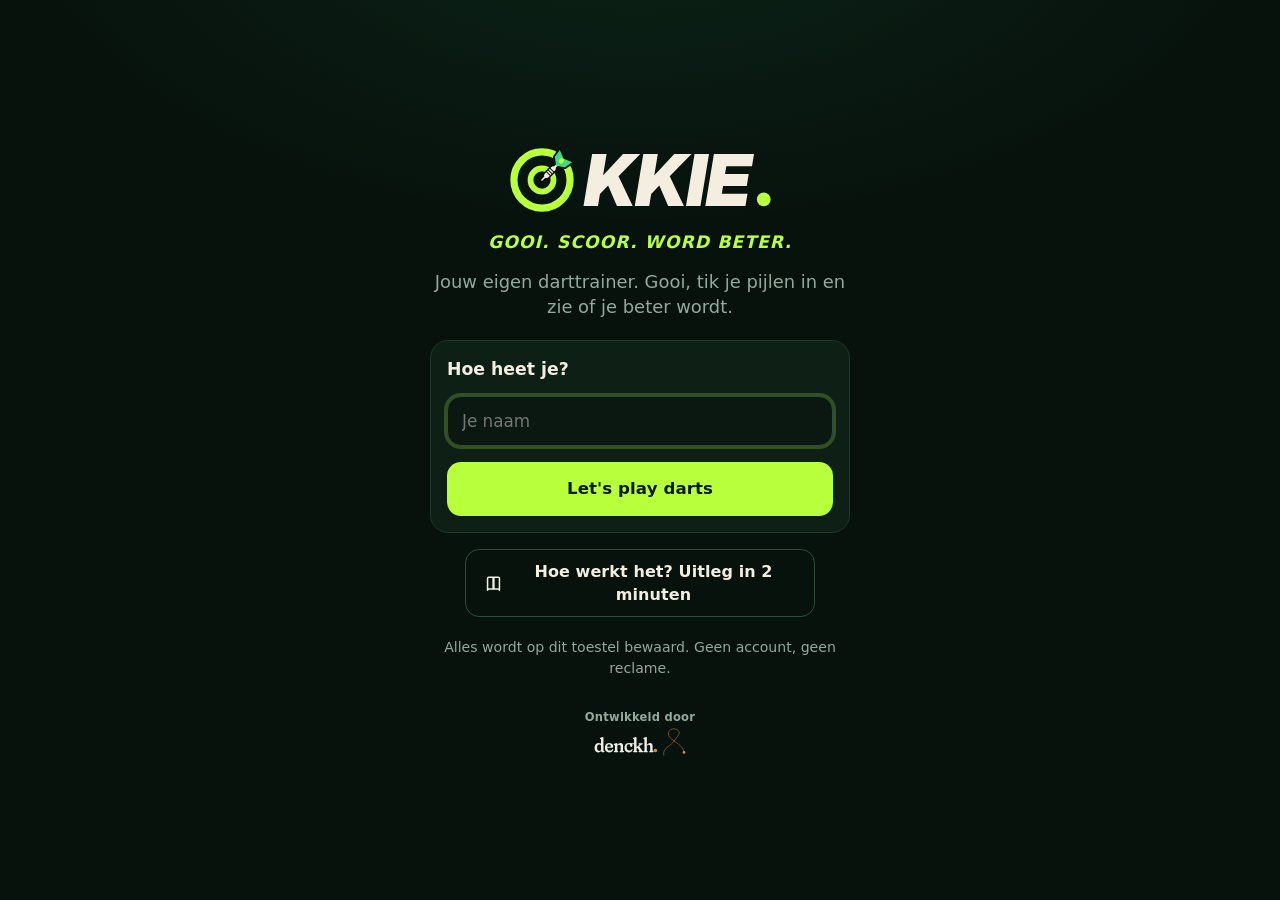
<file: index.html>
<!doctype html>
<html lang="nl" data-theme="dark">
<head>
  <meta charset="utf-8">
  <script>/* Oude adres martijndbesten.github.io/dartlog: sinds 1.6.2 doorsturen naar app.okkiedarts.nl (website-pagina's naar okkiedarts.nl). Op elk ander adres doet dit niets. */(function(l){if(l.hostname!=='martijndbesten.github.io'||l.pathname.indexOf('/dartlog')!==0)return;var p=l.pathname.replace(/^\/dartlog\/?/,''),h=l.hash==='#overzetten'?'':l.hash;l.replace(p.indexOf('ontdek/')===0?'https://okkiedarts.nl/'+p.slice(7)+l.search+h:'https://app.okkiedarts.nl/'+p+l.search+h)})(location)</script>
  <meta name="viewport" content="width=device-width, initial-scale=1, viewport-fit=cover">
  <title>OKKIE. · darttrainer</title>
  <meta name="description" content="OKKIE: je eigen darttrainer. Scoretraining, 301/501 en statistieken die laten zien of je beter wordt.">
  <meta name="theme-color" content="#07120d">
  <meta name="color-scheme" content="dark light">
  <meta name="apple-mobile-web-app-capable" content="yes">
  <meta name="mobile-web-app-capable" content="yes">
  <meta name="apple-mobile-web-app-status-bar-style" content="black-translucent">
  <meta name="apple-mobile-web-app-title" content="OKKIE.">
  <meta name="author" content="Denckh.">
  <meta property="og:type" content="website">
  <meta property="og:site_name" content="OKKIE.">
  <meta property="og:title" content="OKKIE. · darttrainer">
  <meta property="og:description" content="Gooi drie pijlen, tik je score in en zie of je beter wordt. Gratis, zonder account.">
  <meta property="og:image" content="https://okkiedarts.nl/og-image.jpg">
  <meta property="og:image:width" content="1200">
  <meta property="og:image:height" content="630">
  <meta name="twitter:card" content="summary_large_image">
  <link rel="manifest" href="manifest.webmanifest">
  <link rel="icon" href="icons/favicon.svg" type="image/svg+xml">
  <link rel="icon" href="icons/favicon-32.png" sizes="32x32" type="image/png">
  <link rel="apple-touch-icon" href="icons/apple-touch-icon.png">
  <script>/* Geïnstalleerde app op iPhone: na een paginawissel geeft iOS soms 0 als veilige ruimte bovenin. Dan een vaste minimale ruimte (notch/Dynamic Island: 50px, iPhone SE: 20px). */if(navigator.standalone){var okR=document.documentElement;okR.classList.add("ios-app");okR.style.setProperty("--sat-min",(Math.max(screen.width,screen.height)>=812?50:20)+"px")}</script>
  <link rel="stylesheet" href="css/app.css">
  <script defer src="https://dashboard.denckh.nl/s.js" data-brand="okkie"></script>
</head>
<body>
  <div id="app" aria-live="polite"></div>
  <nav id="tabbar" class="tabbar" aria-label="Hoofdmenu" hidden>
    <button data-go="home"><span></span>Home</button>
    <button data-go="train"><span></span>Trainen</button>
    <button data-go="match"><span></span>Wedstrijd</button>
    <button data-go="stats"><span></span>Stats</button>
    <button data-go="more"><span></span>Meer</button>
  </nav>
  <div id="modal" class="modal" hidden></div>
  <div id="celebrate" class="celebrate" aria-live="assertive"></div>
  <div id="toast" class="toast" role="status" aria-live="polite"></div>
  <noscript><p style="padding:24px;color:#fff">OKKIE heeft JavaScript nodig.</p></noscript>
  <script type="module" src="js/boot.js"></script>
</body>
</html>
</file>
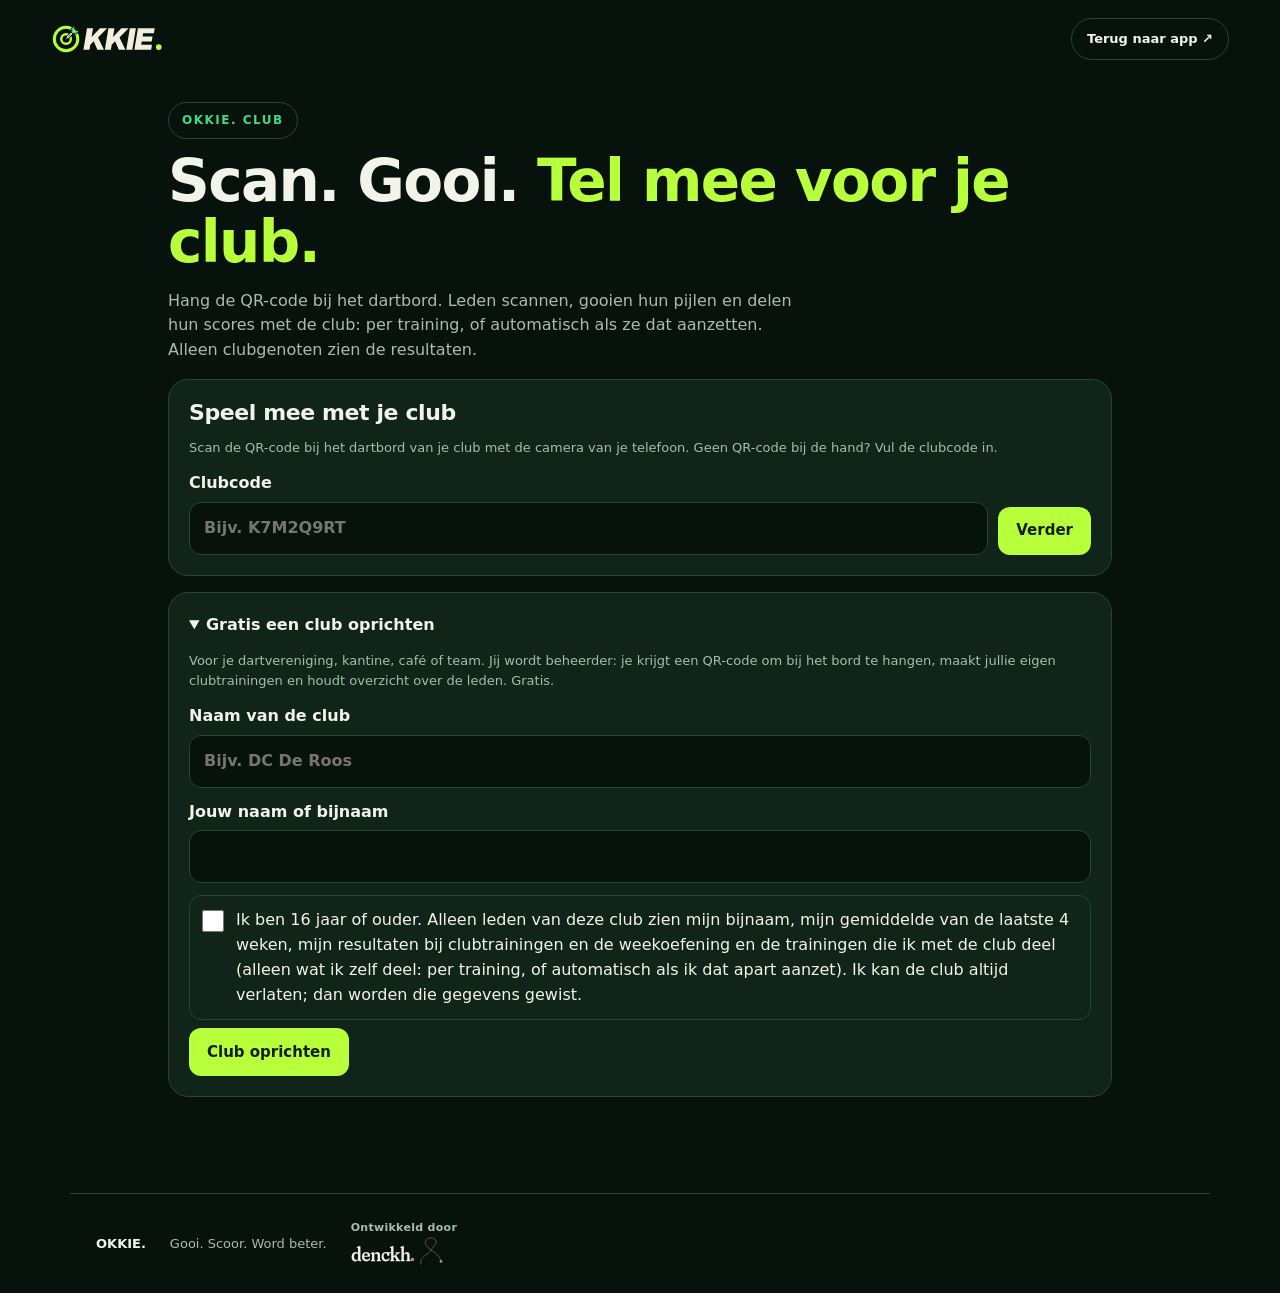
<file: club/index.html>
<!doctype html>
<html lang="nl">
<head>
  <meta charset="utf-8">
  <script>/* Oude adres martijndbesten.github.io/dartlog: sinds 1.6.2 doorsturen naar app.okkiedarts.nl (website-pagina's naar okkiedarts.nl). Op elk ander adres doet dit niets. */(function(l){if(l.hostname!=='martijndbesten.github.io'||l.pathname.indexOf('/dartlog')!==0)return;var p=l.pathname.replace(/^\/dartlog\/?/,''),h=l.hash==='#overzetten'?'':l.hash;l.replace(p.indexOf('ontdek/')===0?'https://okkiedarts.nl/'+p.slice(7)+l.search+h:'https://app.okkiedarts.nl/'+p+l.search+h)})(location)</script><meta name="viewport" content="width=device-width, initial-scale=1, viewport-fit=cover">
  <meta name="theme-color" content="#07120d">
  <meta name="robots" content="noindex">
  <title>Club — OKKIE.</title>
  <meta name="description" content="Scan de QR-code bij het dartbord en speel mee voor je club: je scores tellen mee bij de trainingen en ranglijsten van je club.">
  <link rel="icon" href="../icons/favicon.svg" type="image/svg+xml">
  <link rel="icon" href="../icons/favicon-32.png" sizes="32x32" type="image/png">
  <link rel="apple-touch-icon" href="../icons/apple-touch-icon.png">
  <script>/* Geïnstalleerde app op iPhone: na een paginawissel geeft iOS soms 0 als veilige ruimte bovenin. Dan een vaste minimale ruimte (notch/Dynamic Island: 50px, iPhone SE: 20px). */if(navigator.standalone){var okR=document.documentElement;okR.classList.add("ios-app");okR.style.setProperty("--sat-min",(Math.max(screen.width,screen.height)>=812?50:20)+"px")}</script>
  <link rel="stylesheet" href="../ontdek/site.css">
  <link rel="stylesheet" href="../vrienden/vrienden.css">
  <link rel="stylesheet" href="./club.css">
</head>
<body>
<a class="skip" href="#inhoud">Naar de inhoud</a>
<header class="topbar">
  <a class="wordmark" href="../" aria-label="OKKIE, terug naar de app"><img class="logo-img" src="../icons/logo.svg" alt="OKKIE." width="112" height="30"></a>
  <nav aria-label="Navigatie"><a class="nav-cta" href="../">Terug naar app ↗</a></nav>
</header>
<main id="inhoud" class="vr-wrap" tabindex="-1">
  <header class="vr-title">
    <div class="eyebrow">OKKIE. Club</div>
    <h1>Scan. Gooi. <em>Tel mee voor je club.</em></h1>
    <p>Hang de QR-code bij het dartbord. Leden scannen, gooien hun pijlen en delen hun scores met de club: per training, of automatisch als ze dat aanzetten. Alleen clubgenoten zien de resultaten.</p>
  </header>
  <div id="status" class="vr-status" role="status" aria-live="polite"></div>
  <div id="vr" aria-live="polite"><p class="muted">Laden…</p></div>
</main>
<footer><div class="footer-inside"><strong>OKKIE.</strong><span>Gooi. Scoor. Word beter.</span><a class="maker" href="https://denckh.nl/" aria-label="Ontwikkeld door Denckh (naar denckh.nl)"><span class="maker-role">Ontwikkeld door</span><img src="../icons/denckh-logo-signature-light.svg" alt="Denckh" width="92" height="28"></a></div></footer>
<script type="module" src="./club.js"></script>
</body>
</html>
</file>
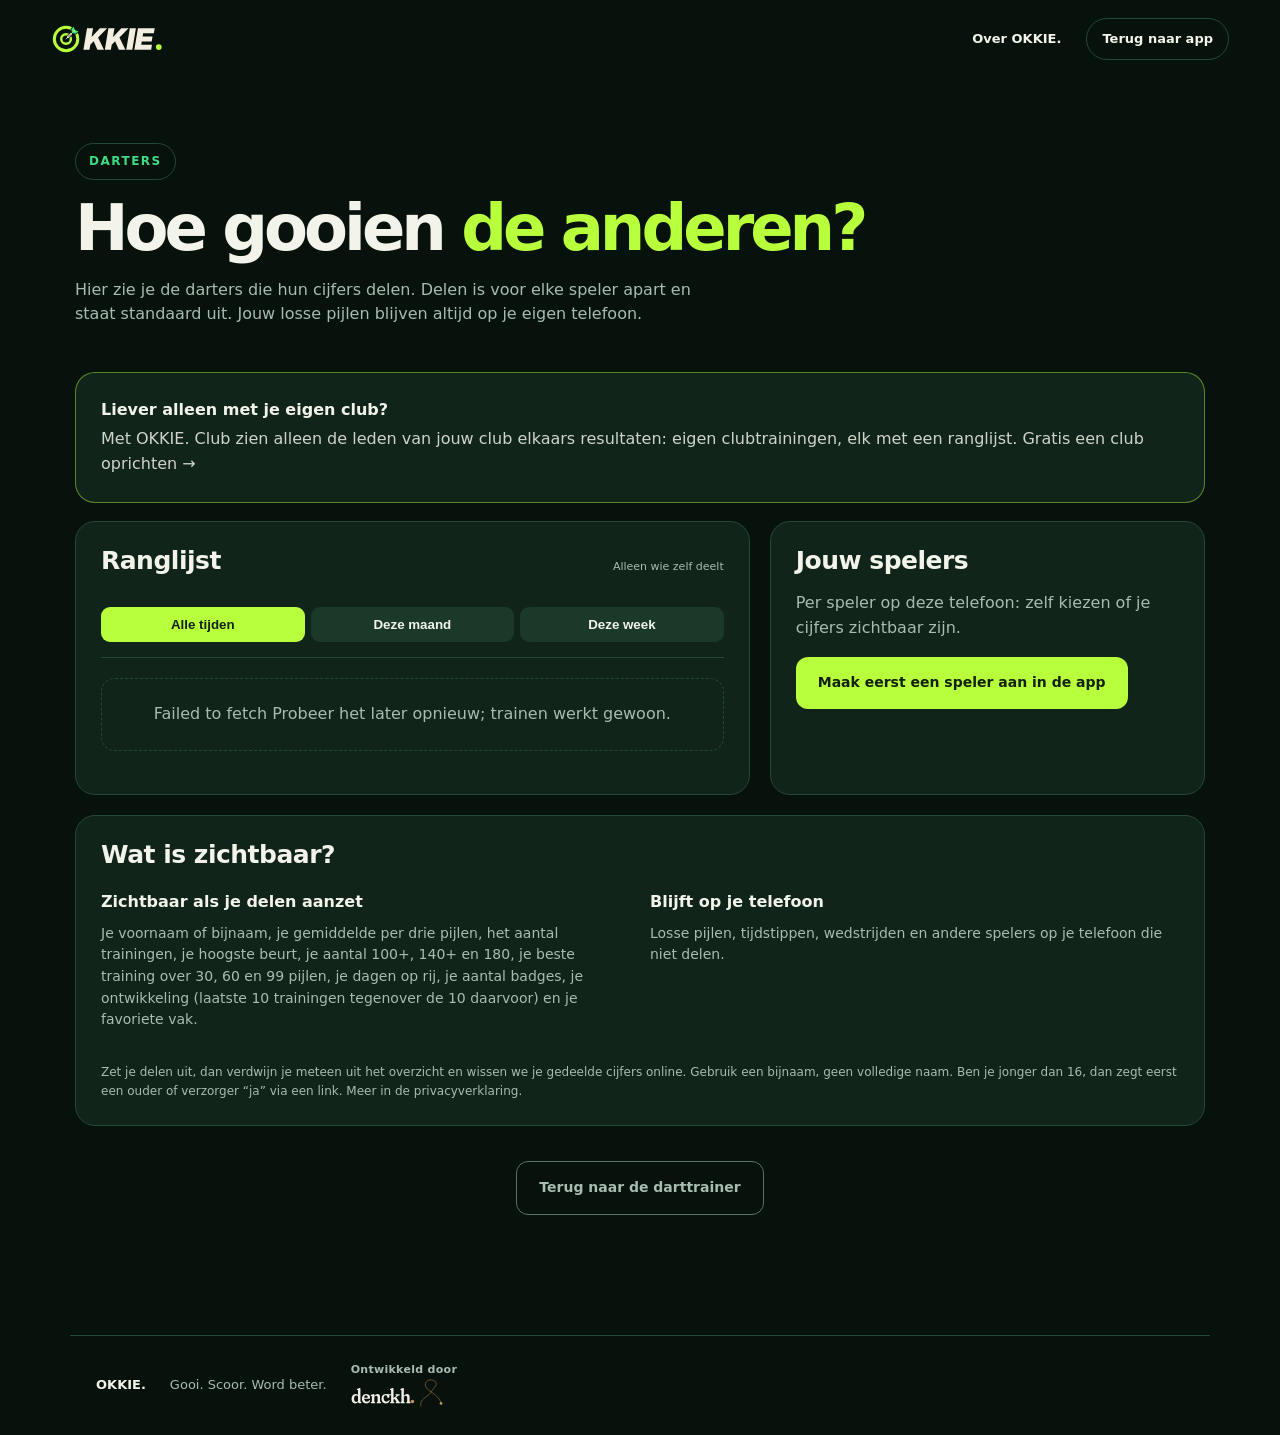
<file: community/index.html>
<!doctype html>
<html lang="nl">
<head>
  <meta charset="utf-8">
  <script>/* Oude adres martijndbesten.github.io/dartlog: sinds 1.6.2 doorsturen naar app.okkiedarts.nl (website-pagina's naar okkiedarts.nl). Op elk ander adres doet dit niets. */(function(l){if(l.hostname!=='martijndbesten.github.io'||l.pathname.indexOf('/dartlog')!==0)return;var p=l.pathname.replace(/^\/dartlog\/?/,''),h=l.hash==='#overzetten'?'':l.hash;l.replace(p.indexOf('ontdek/')===0?'https://okkiedarts.nl/'+p.slice(7)+l.search+h:'https://app.okkiedarts.nl/'+p+l.search+h)})(location)</script><meta name="viewport" content="width=device-width, initial-scale=1, viewport-fit=cover">
  <meta name="theme-color" content="#07120d">
  <title>Darters — OKKIE.</title>
  <meta name="description" content="Bekijk de cijfers van andere OKKIE.-darters. Iedere speler kiest zelf met één schakelaar of zijn eigen cijfers zichtbaar zijn.">
  <link rel="icon" href="../icons/favicon.svg" type="image/svg+xml">
  <link rel="icon" href="../icons/favicon-32.png" sizes="32x32" type="image/png">
  <link rel="apple-touch-icon" href="../icons/apple-touch-icon.png">
  <script>/* Geïnstalleerde app op iPhone: na een paginawissel geeft iOS soms 0 als veilige ruimte bovenin. Dan een vaste minimale ruimte (notch/Dynamic Island: 50px, iPhone SE: 20px). */if(navigator.standalone){var okR=document.documentElement;okR.classList.add("ios-app");okR.style.setProperty("--sat-min",(Math.max(screen.width,screen.height)>=812?50:20)+"px")}</script>
  <link rel="stylesheet" href="../ontdek/site.css">
  <link rel="stylesheet" href="./community.css">
</head>
<body>
<header class="topbar">
  <a class="wordmark" href="../" aria-label="OKKIE., terug naar de app"><img class="logo-img" src="../icons/logo.svg" alt="OKKIE." width="112" height="30"></a>
  <nav aria-label="Navigatie"><a href="https://okkiedarts.nl/">Over OKKIE.</a><a class="nav-cta" href="../">Terug naar app</a></nav>
</header>
<main class="community-wrap" id="inhoud">
  <header class="community-title">
    <div class="eyebrow">Darters</div>
    <h1>Hoe gooien <em>de anderen?</em></h1>
    <p>Hier zie je de darters die hun cijfers delen. Delen is voor elke speler apart en staat standaard uit. Jouw losse pijlen blijven altijd op je eigen telefoon.</p>
  </header>
  <a class="card club-cta" href="../club/" data-testid="darters-club"><b>Liever alleen met je eigen club?</b> <span>Met OKKIE. Club zien alleen de leden van jouw club elkaars resultaten: eigen clubtrainingen, elk met een ranglijst. Gratis een club oprichten →</span></a>
  <div id="parent"></div>
  <section class="columns" aria-label="Darters">
    <div class="leaderboard card">
      <div class="split"><h2>Ranglijst</h2><span class="tag">Alleen wie zelf deelt</span></div>
      <div class="tabs" role="group" aria-label="Periode">
        <button class="active" data-period="all" type="button">Alle tijden</button>
        <button data-period="month" type="button">Deze maand</button>
        <button data-period="week" type="button">Deze week</button>
      </div>
      <div id="rankings" aria-live="polite"><p class="muted">Laden…</p></div>
    </div>
    <aside class="account card">
      <h2>Jouw spelers</h2>
      <p class="muted">Per speler op deze telefoon: zelf kiezen of je cijfers zichtbaar zijn.</p>
      <div id="account" aria-live="polite"></div>
    </aside>
  </section>
  <section class="privacy card">
    <h2>Wat is zichtbaar?</h2>
    <div class="privacy-grid">
      <div><h3>Zichtbaar als je delen aanzet</h3><p>Je voornaam of bijnaam, je gemiddelde per drie pijlen, het aantal trainingen, je hoogste beurt, je aantal 100+, 140+ en 180, je beste training over 30, 60 en 99 pijlen, je dagen op rij, je aantal badges, je ontwikkeling (laatste 10 trainingen tegenover de 10 daarvoor) en je favoriete vak.</p></div>
      <div><h3>Blijft op je telefoon</h3><p>Losse pijlen, tijdstippen, wedstrijden en andere spelers op je telefoon die niet delen.</p></div>
    </div>
    <p class="small-note">Zet je delen uit, dan verdwijn je meteen uit het overzicht en wissen we je gedeelde cijfers online. Gebruik een bijnaam, geen volledige naam. Ben je jonger dan 16, dan zegt eerst een ouder of verzorger “ja” via een link. Meer in de <a href="https://okkiedarts.nl/privacy/#darters" target="_blank" rel="noopener">privacyverklaring</a>.</p>
  </section>
  <p class="end-link"><a class="btn outline" href="../">Terug naar de darttrainer</a></p>
</main>
<footer><div class="footer-inside"><strong>OKKIE.</strong><span>Gooi. Scoor. Word beter.</span><a class="maker" href="https://denckh.nl/" aria-label="Ontwikkeld door Denckh (naar denckh.nl)"><span class="maker-role">Ontwikkeld door</span><img src="../icons/denckh-logo-signature-light.svg" alt="Denckh" width="92" height="28"></a></div></footer>
<script type="module" src="./app.js"></script>
</body>
</html>
</file>
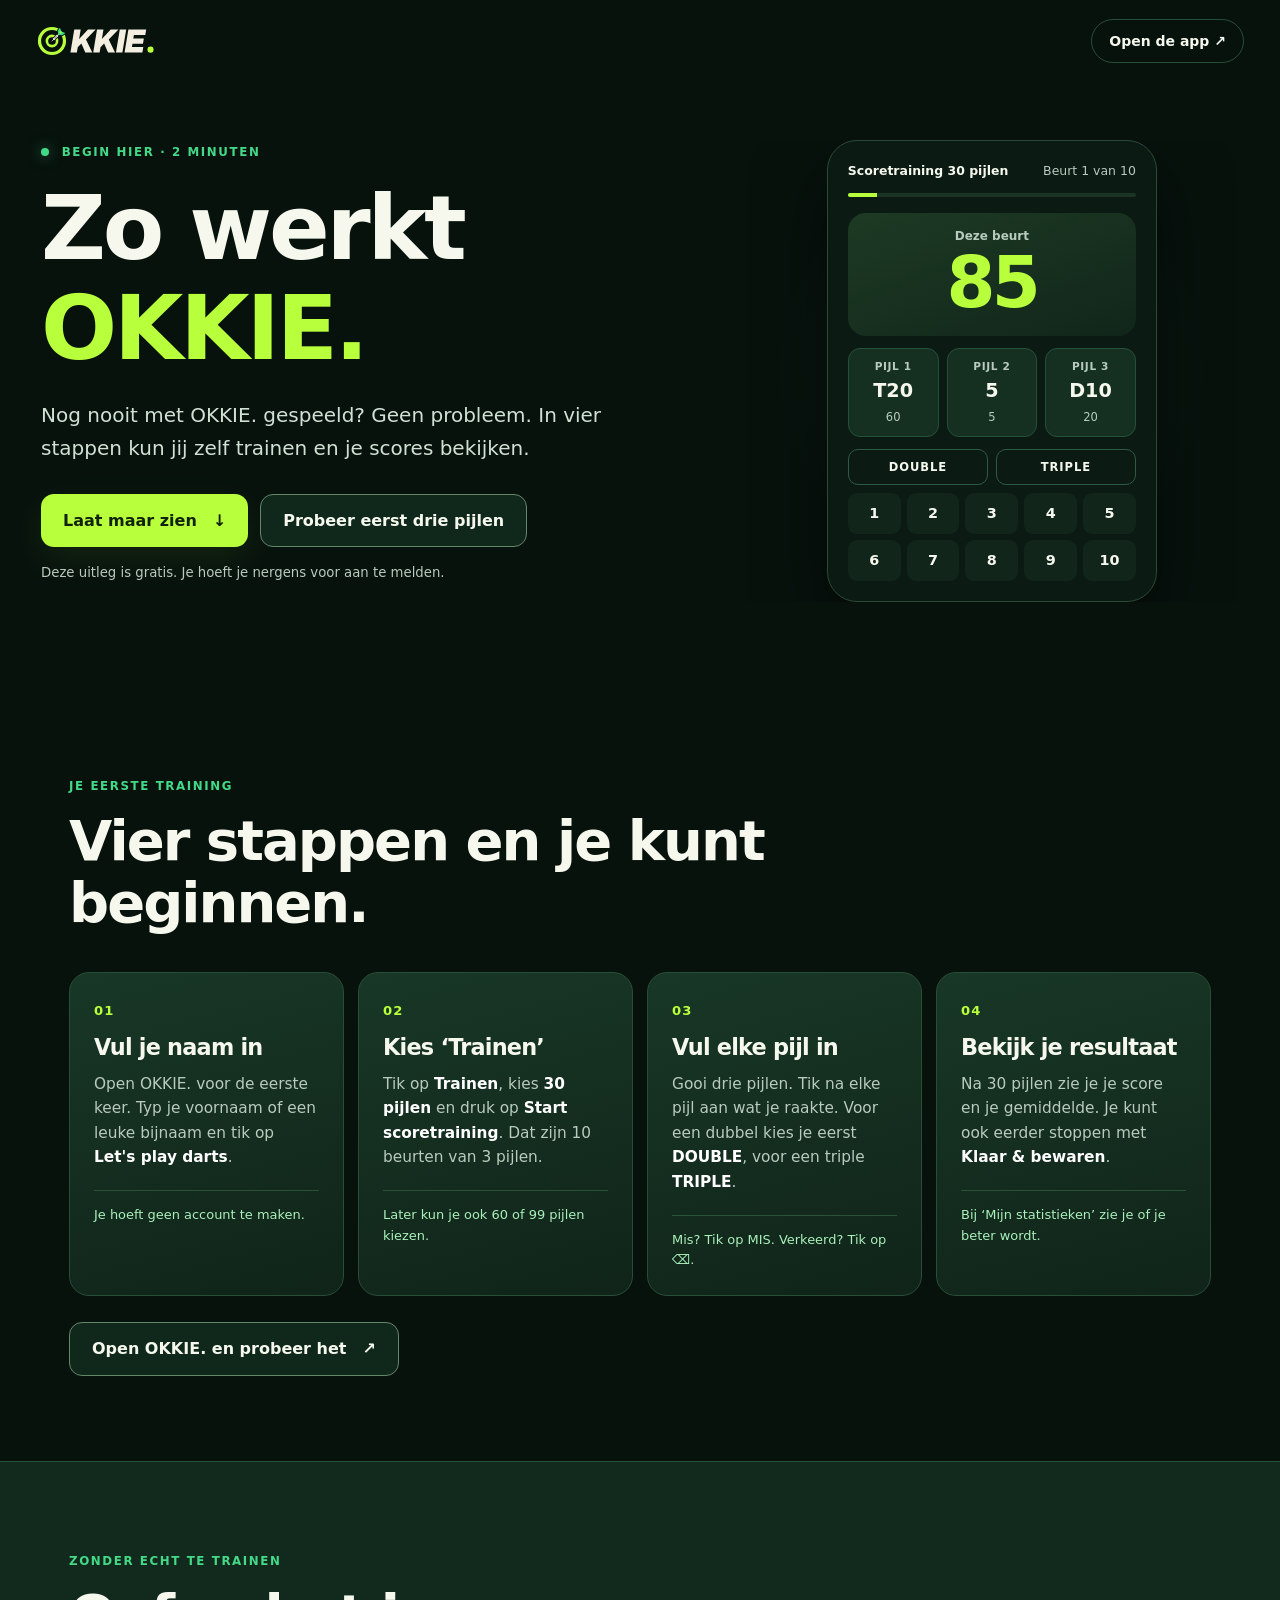
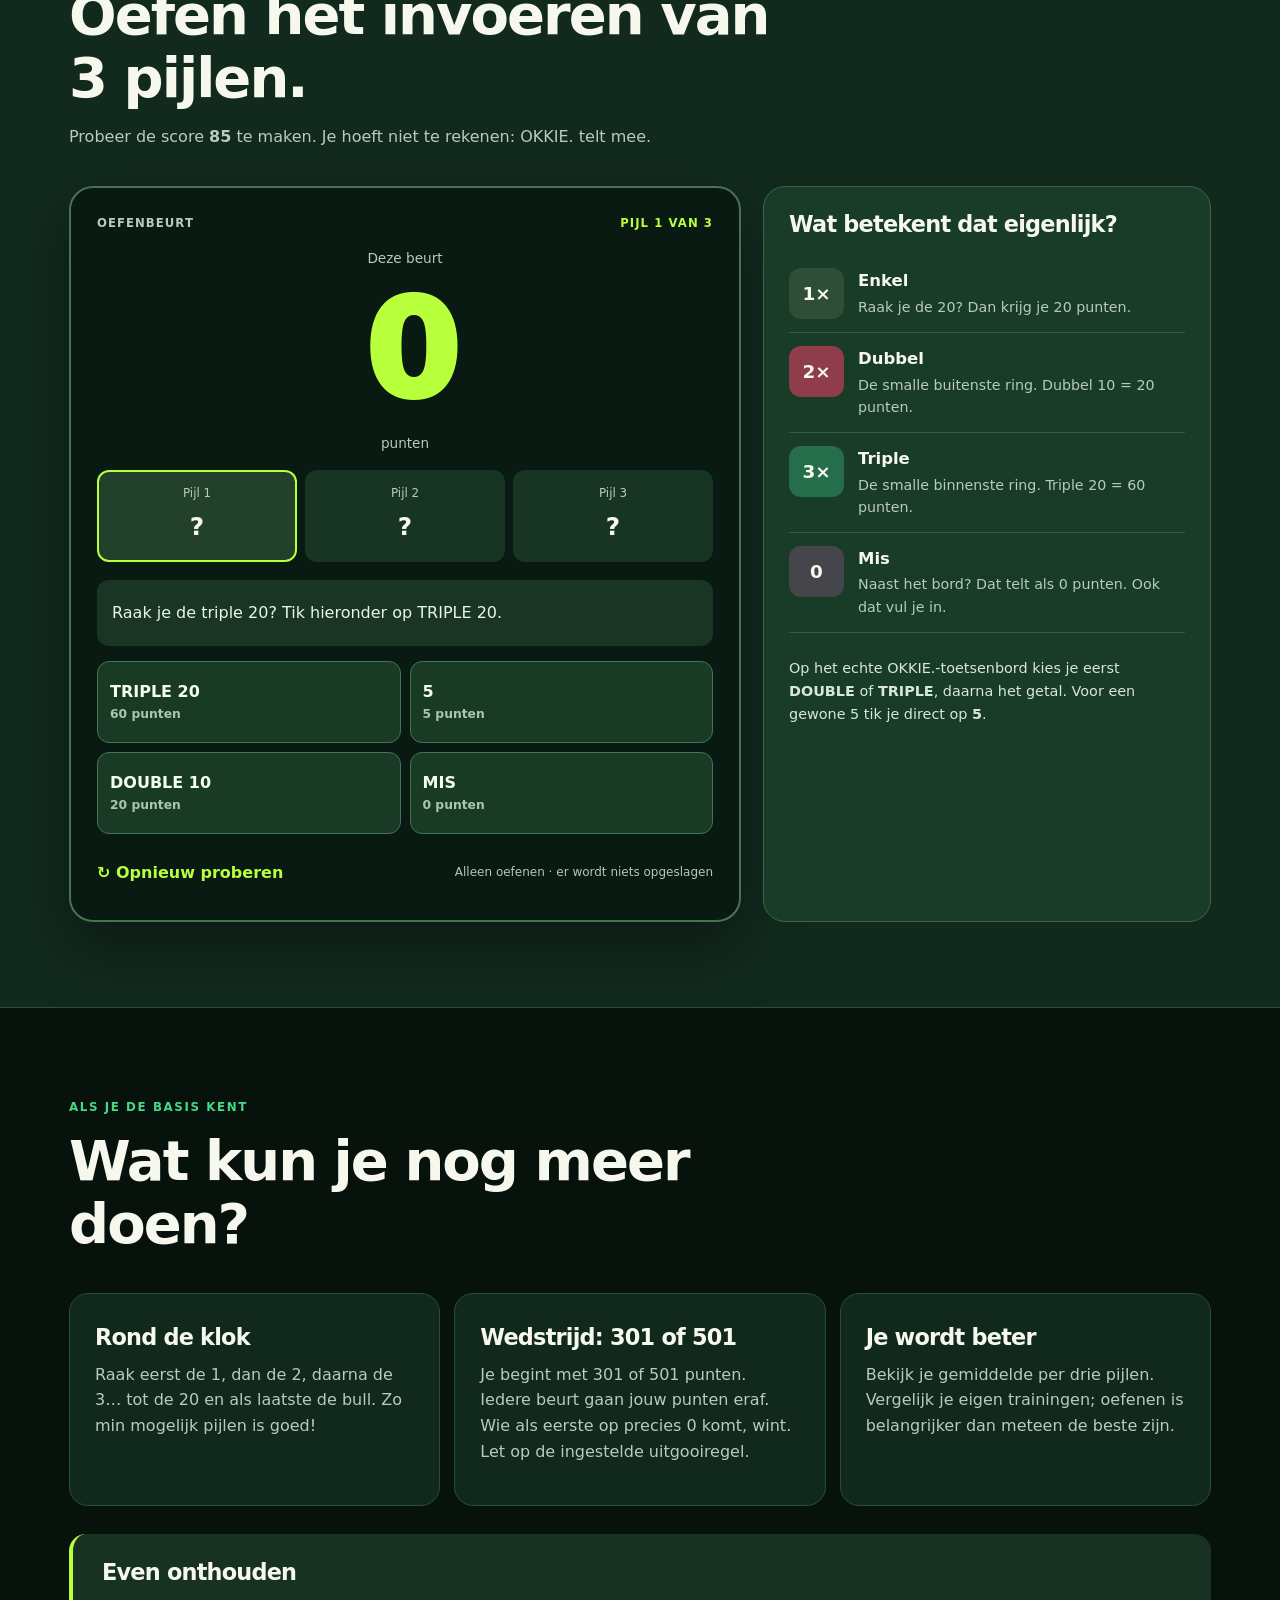
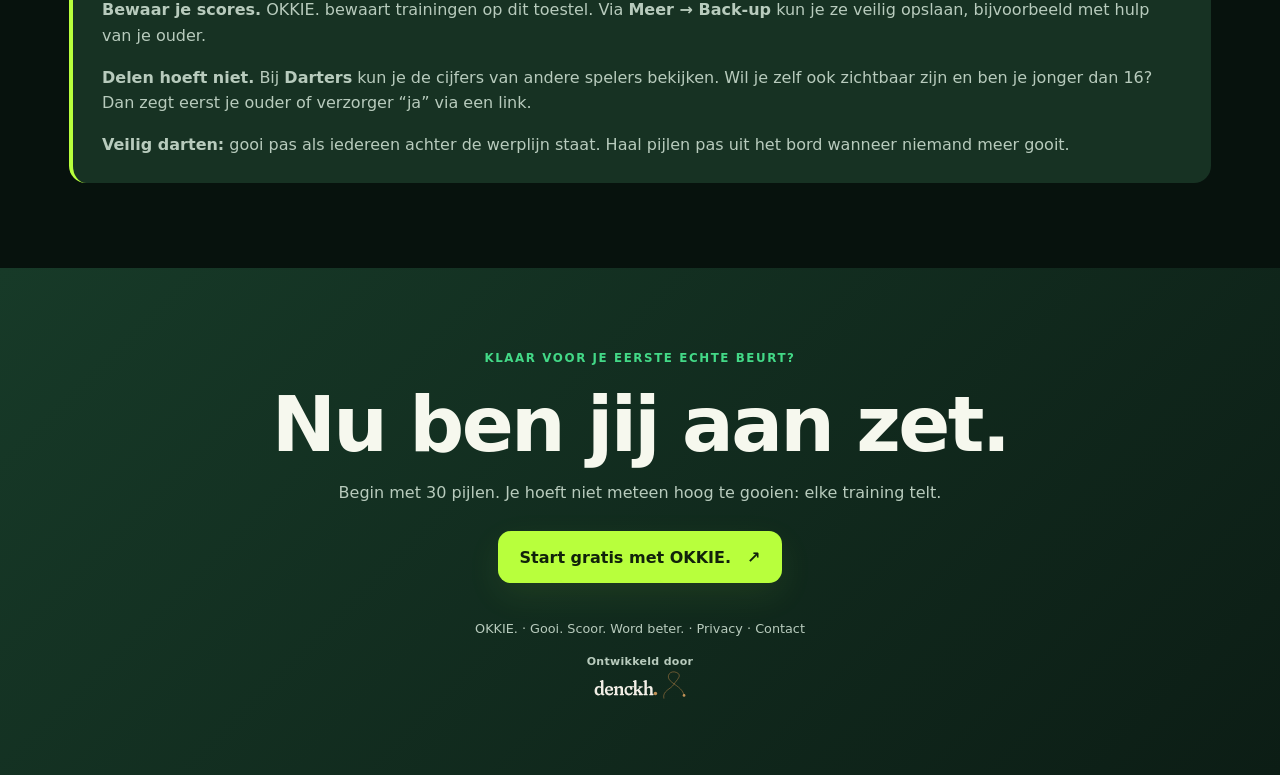
<file: uitleg/index.html>
<!doctype html>
<html lang="nl">
<head>
  <meta charset="utf-8">
  <script>/* Oude adres martijndbesten.github.io/dartlog: sinds 1.6.2 doorsturen naar app.okkiedarts.nl (website-pagina's naar okkiedarts.nl). Op elk ander adres doet dit niets. */(function(l){if(l.hostname!=='martijndbesten.github.io'||l.pathname.indexOf('/dartlog')!==0)return;var p=l.pathname.replace(/^\/dartlog\/?/,''),h=l.hash==='#overzetten'?'':l.hash;l.replace(p.indexOf('ontdek/')===0?'https://okkiedarts.nl/'+p.slice(7)+l.search+h:'https://app.okkiedarts.nl/'+p+l.search+h)})(location)</script>
  <meta name="viewport" content="width=device-width, initial-scale=1, viewport-fit=cover">
  <meta name="theme-color" content="#07120d">
  <meta name="description" content="Leer OKKIE. gebruiken in 4 korte stappen. Oefen gratis met je eerste drie dartpijlen, zonder je echte scores te veranderen.">
  <title>Zo werkt OKKIE. · Uitleg voor jonge darters</title>
  <link rel="icon" href="../icons/favicon.svg" type="image/svg+xml">
  <link rel="icon" href="../icons/favicon-32.png" sizes="32x32" type="image/png">
  <link rel="apple-touch-icon" href="../icons/apple-touch-icon.png">
  <link rel="canonical" href="https://okkiedarts.nl/uitleg/">
  <meta property="og:type" content="website">
  <meta property="og:site_name" content="OKKIE.">
  <meta property="og:locale" content="nl_NL">
  <meta property="og:url" content="https://okkiedarts.nl/uitleg/">
  <meta property="og:title" content="Zo werkt OKKIE. · uitleg voor jonge darters">
  <meta property="og:description" content="In vier korte stappen leren darten met OKKIE. Oefen met drie pijlen, zonder dat je echte scores veranderen.">
  <meta property="og:image" content="https://okkiedarts.nl/og-image.jpg">
  <meta property="og:image:type" content="image/jpeg">
  <meta property="og:image:width" content="1200">
  <meta property="og:image:height" content="630">
  <meta property="og:image:alt" content="Het OKKIE.-logo op donkergroen met de tekst Gooi. Scoor. Word beter.">
  <meta name="twitter:card" content="summary_large_image">
  <meta name="twitter:title" content="Zo werkt OKKIE. · uitleg voor jonge darters">
  <meta name="twitter:description" content="In vier korte stappen leren darten met OKKIE. Oefen met drie pijlen, zonder dat je echte scores veranderen.">
  <meta name="twitter:image" content="https://okkiedarts.nl/og-image.jpg">
  <script>/* Geïnstalleerde app op iPhone: na een paginawissel geeft iOS soms 0 als veilige ruimte bovenin. Dan een vaste minimale ruimte (notch/Dynamic Island: 50px, iPhone SE: 20px). */if(navigator.standalone){var okR=document.documentElement;okR.classList.add("ios-app");okR.style.setProperty("--sat-min",(Math.max(screen.width,screen.height)>=812?50:20)+"px")}</script>
  <link rel="stylesheet" href="./uitleg.css">
</head>
<body>
<a class="skip" href="#start">Sla menu over</a>
<header class="header">
  <a class="brand" href="https://app.okkiedarts.nl/" aria-label="OKKIE. darttrainer openen"><img class="logo-img" src="../icons/logo.svg" alt="OKKIE." width="120" height="32"></a>
  <a class="home-link" href="https://app.okkiedarts.nl/">Open de app <span aria-hidden="true">↗</span></a>
</header>
<main id="start">
  <section class="hero">
    <div class="hero-copy">
      <div class="eyebrow"><span class="live-dot"></span> BEGIN HIER · 2 MINUTEN</div>
      <h1>Zo werkt <em>OKKIE.</em></h1>
      <p class="lead">Nog nooit met OKKIE. gespeeld? Geen probleem. In vier stappen kun jij zelf trainen en je scores bekijken.</p>
      <div class="hero-actions">
        <a href="#stappen" class="button main-button">Laat maar zien <span aria-hidden="true">↓</span></a>
        <a class="button outline-button" href="#oefenen">Probeer eerst drie pijlen</a>
      </div>
      <p class="helper">Deze uitleg is gratis. Je hoeft je nergens voor aan te melden.</p>
    </div>
    <div class="hero-art" aria-hidden="true">
      <div class="app-peek">
        <div class="ap-top"><b>Scoretraining 30 pijlen</b><span>Beurt 1 van 10</span></div>
        <div class="ap-bar"><i></i></div>
        <div class="ap-score"><small>Deze beurt</small><strong>85</strong></div>
        <div class="ap-slots">
          <div><small>Pijl 1</small><b>T20</b><span>60</span></div>
          <div><small>Pijl 2</small><b>5</b><span>5</span></div>
          <div><small>Pijl 3</small><b>D10</b><span>20</span></div>
        </div>
        <div class="ap-mods"><span>DOUBLE</span><span>TRIPLE</span></div>
        <div class="ap-keys"><span>1</span><span>2</span><span>3</span><span>4</span><span>5</span><span>6</span><span>7</span><span>8</span><span>9</span><span>10</span></div>
      </div>
    </div>
  </section>

  <section class="steps container" id="stappen">
    <div class="section-intro"><span class="eyebrow">JE EERSTE TRAINING</span><h2>Vier stappen en je kunt beginnen.</h2></div>
    <ol class="step-grid">
      <li class="step-card">
        <span class="step-no">01</span>        <h3>Vul je naam in</h3>
        <p>Open OKKIE. voor de eerste keer. Typ je voornaam of een leuke bijnaam en tik op <b>Let's play darts</b>.</p>
        <span class="step-tip">Je hoeft geen account te maken.</span>
      </li>
      <li class="step-card">
        <span class="step-no">02</span>        <h3>Kies ‘Trainen’</h3>
        <p>Tik op <b>Trainen</b>, kies <b>30 pijlen</b> en druk op <b>Start scoretraining</b>. Dat zijn 10 beurten van 3 pijlen.</p>
        <span class="step-tip">Later kun je ook 60 of 99 pijlen kiezen.</span>
      </li>
      <li class="step-card">
        <span class="step-no">03</span>        <h3>Vul elke pijl in</h3>
        <p>Gooi drie pijlen. Tik na elke pijl aan wat je raakte. Voor een dubbel kies je eerst <b>DOUBLE</b>, voor een triple <b>TRIPLE</b>.</p>
        <span class="step-tip">Mis? Tik op MIS. Verkeerd? Tik op ⌫.</span>
      </li>
      <li class="step-card">
        <span class="step-no">04</span>        <h3>Bekijk je resultaat</h3>
        <p>Na 30 pijlen zie je je score en je gemiddelde. Je kunt ook eerder stoppen met <b>Klaar &amp; bewaren</b>.</p>
        <span class="step-tip">Bij ‘Mijn statistieken’ zie je of je beter wordt.</span>
      </li>
    </ol>
    <div class="step-bottom"><a class="button outline-button" href="https://app.okkiedarts.nl/">Open OKKIE. en probeer het <span aria-hidden="true">↗</span></a></div>
  </section>

  <section class="interactive-wrap" id="oefenen">
    <div class="container">
      <div class="section-intro"><span class="eyebrow">ZONDER ECHT TE TRAINEN</span><h2>Oefen het invoeren van 3 pijlen.</h2><p>Probeer de score <strong>85</strong> te maken. Je hoeft niet te rekenen: OKKIE. telt mee.</p></div>
      <div class="demo">
        <div class="demo-board">
          <div class="demo-top"><span>OEFENBEURT</span><span id="demo-step">PIJL 1 VAN 3</span></div>
          <div class="demo-score"><span>Deze beurt</span><strong id="demo-total" aria-live="off">0</strong><span>punten</span></div>
          <div class="demo-slots" aria-label="Je oefenpijlen">
            <div class="demo-slot active" id="slot-0"><small>Pijl 1</small><strong>?</strong></div>
            <div class="demo-slot" id="slot-1"><small>Pijl 2</small><strong>?</strong></div>
            <div class="demo-slot" id="slot-2"><small>Pijl 3</small><strong>?</strong></div>
          </div>
          <div id="demo-message" class="demo-feedback" role="status" aria-live="polite">Raak je de triple 20? Tik hieronder op TRIPLE 20.</div>
          <div class="demo-controls" role="group" aria-label="Kies de gegooide pijl">
            <button type="button" class="throw-btn" data-throw="T20"><span>TRIPLE 20</span><b>60 punten</b></button>
            <button type="button" class="throw-btn" data-throw="S5"><span>5</span><b>5 punten</b></button>
            <button type="button" class="throw-btn" data-throw="D10"><span>DOUBLE 10</span><b>20 punten</b></button>
            <button type="button" class="throw-btn" data-throw="M"><span>MIS</span><b>0 punten</b></button>
          </div>
          <div class="demo-actions"><button type="button" class="reset" id="demo-reset">↻ Opnieuw proberen</button><span class="demo-private">Alleen oefenen · er wordt niets opgeslagen</span></div>
        </div>
        <aside class="demo-how">
          <h3>Wat betekent dat eigenlijk?</h3>
          <div class="how-row"><span class="single">1×</span><div><b>Enkel</b><p>Raak je de 20? Dan krijg je 20 punten.</p></div></div>
          <div class="how-row"><span class="double">2×</span><div><b>Dubbel</b><p>De smalle buitenste ring. Dubbel 10 = 20 punten.</p></div></div>
          <div class="how-row"><span class="triple">3×</span><div><b>Triple</b><p>De smalle binnenste ring. Triple 20 = 60 punten.</p></div></div>
          <div class="how-row"><span class="miss">0</span><div><b>Mis</b><p>Naast het bord? Dat telt als 0 punten. Ook dat vul je in.</p></div></div>
          <p class="aside-tip">Op het echte OKKIE.-toetsenbord kies je eerst <b>DOUBLE</b> of <b>TRIPLE</b>, daarna het getal. Voor een gewone 5 tik je direct op <b>5</b>.</p>
        </aside>
      </div>
    </div>
  </section>

  <section class="container extras" id="meer">
    <div class="section-intro"><span class="eyebrow">ALS JE DE BASIS KENT</span><h2>Wat kun je nog meer doen?</h2></div>
    <div class="extra-grid">
      <article><h3>Rond de klok</h3><p>Raak eerst de 1, dan de 2, daarna de 3… tot de 20 en als laatste de bull. Zo min mogelijk pijlen is goed!</p></article>
      <article><h3>Wedstrijd: 301 of 501</h3><p>Je begint met 301 of 501 punten. Iedere beurt gaan jouw punten eraf. Wie als eerste op precies 0 komt, wint. Let op de ingestelde uitgooiregel.</p></article>
      <article><h3>Je wordt beter</h3><p>Bekijk je gemiddelde per drie pijlen. Vergelijk je eigen trainingen; oefenen is belangrijker dan meteen de beste zijn.</p></article>
    </div>
    <div class="info-box">
      <div><h3>Even onthouden</h3><p><b>Bewaar je scores.</b> OKKIE. bewaart trainingen op dit toestel. Via <b>Meer → Back-up</b> kun je ze veilig opslaan, bijvoorbeeld met hulp van je ouder.</p>
      <p><b>Delen hoeft niet.</b> Bij <b>Darters</b> kun je de cijfers van andere spelers bekijken. Wil je zelf ook zichtbaar zijn en ben je jonger dan 16? Dan zegt eerst je ouder of verzorger “ja” via een link.</p>
      <p><b>Veilig darten:</b> gooi pas als iedereen achter de werplijn staat. Haal pijlen pas uit het bord wanneer niemand meer gooit.</p></div>
    </div>
  </section>

  <section class="start-finish">
    <div class="container">
      <span class="eyebrow">KLAAR VOOR JE EERSTE ECHTE BEURT?</span>
      <h2>Nu ben jij aan zet.</h2>
      <p>Begin met 30 pijlen. Je hoeft niet meteen hoog te gooien: elke training telt.</p>
      <a class="button main-button" href="https://app.okkiedarts.nl/">Start gratis met OKKIE. <span aria-hidden="true">↗</span></a>
      <p class="credit">OKKIE. · Gooi. Scoor. Word beter. · <a href="https://okkiedarts.nl/privacy/">Privacy</a> · <a href="https://okkiedarts.nl/contact/">Contact</a></p>
      <p class="maker-line"><a class="maker" href="https://denckh.nl/" aria-label="Ontwikkeld door Denckh (naar denckh.nl)"><span class="maker-role">Ontwikkeld door</span><img src="../icons/denckh-logo-signature-light.svg" alt="Denckh" width="92" height="28"></a></p>
    </div>
  </section>
</main>
<script type="module" src="./uitleg.js"></script>
</body>
</html>
</file>
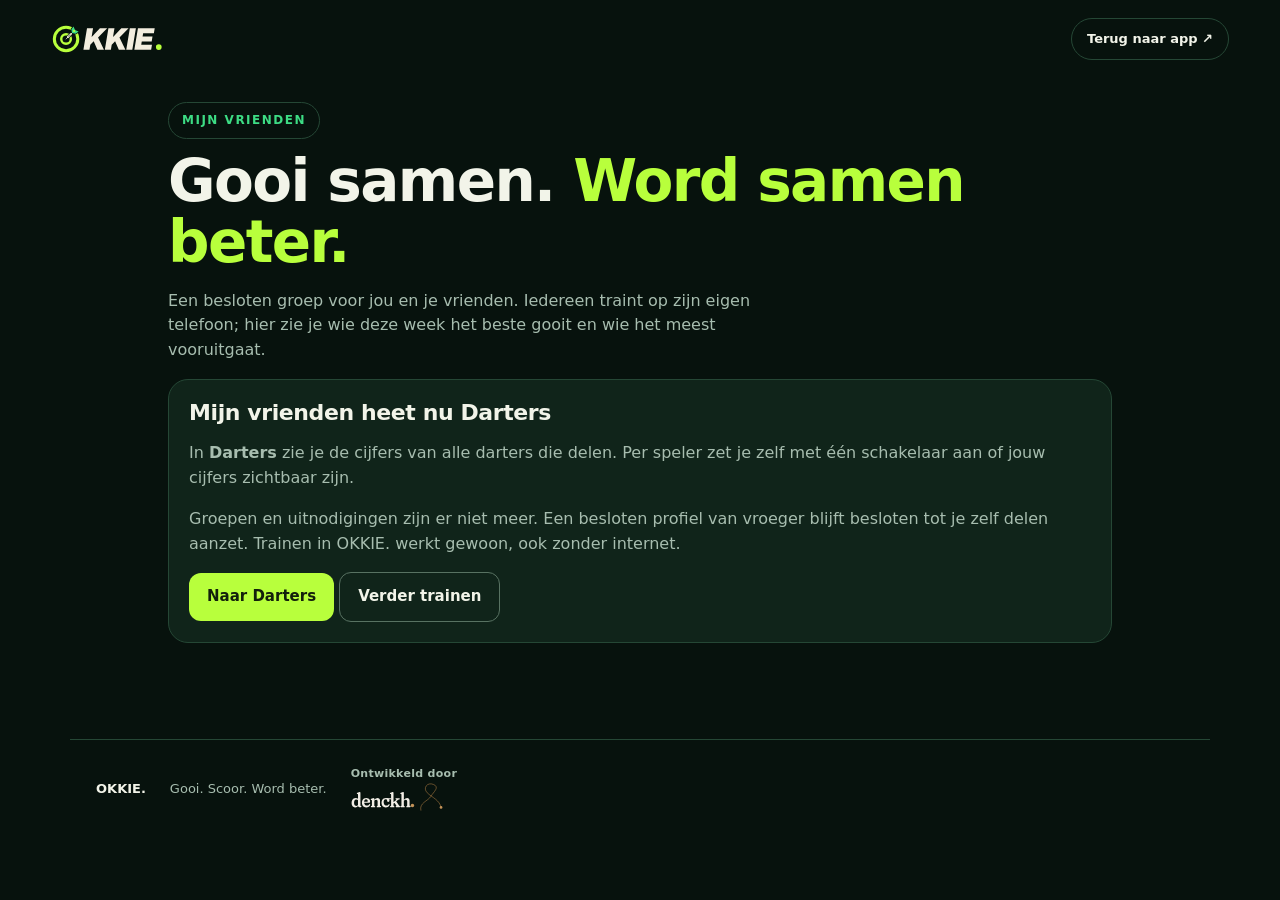
<file: vrienden/index.html>
<!doctype html>
<html lang="nl">
<head>
  <meta charset="utf-8">
  <script>/* Oude adres martijndbesten.github.io/dartlog: sinds 1.6.2 doorsturen naar app.okkiedarts.nl (website-pagina's naar okkiedarts.nl). Op elk ander adres doet dit niets. */(function(l){if(l.hostname!=='martijndbesten.github.io'||l.pathname.indexOf('/dartlog')!==0)return;var p=l.pathname.replace(/^\/dartlog\/?/,''),h=l.hash==='#overzetten'?'':l.hash;l.replace(p.indexOf('ontdek/')===0?'https://okkiedarts.nl/'+p.slice(7)+l.search+h:'https://app.okkiedarts.nl/'+p+l.search+h)})(location)</script><meta name="viewport" content="width=device-width, initial-scale=1, viewport-fit=cover">
  <meta name="theme-color" content="#07120d">
  <meta name="robots" content="noindex">
  <title>Mijn vrienden — OKKIE.</title>
  <meta name="description" content="Besloten dartgroep met je vrienden: vergelijk gemiddelden, records en de weekchallenge.">
  <link rel="icon" href="../icons/favicon.svg" type="image/svg+xml">
  <link rel="icon" href="../icons/favicon-32.png" sizes="32x32" type="image/png">
  <link rel="apple-touch-icon" href="../icons/apple-touch-icon.png">
  <script>/* Geïnstalleerde app op iPhone: na een paginawissel geeft iOS soms 0 als veilige ruimte bovenin. Dan een vaste minimale ruimte (notch/Dynamic Island: 50px, iPhone SE: 20px). */if(navigator.standalone){var okR=document.documentElement;okR.classList.add("ios-app");okR.style.setProperty("--sat-min",(Math.max(screen.width,screen.height)>=812?50:20)+"px")}</script>
  <link rel="stylesheet" href="../ontdek/site.css">
  <link rel="stylesheet" href="./vrienden.css">
</head>
<body>
<a class="skip" href="#inhoud">Naar de inhoud</a>
<header class="topbar">
  <a class="wordmark" href="../" aria-label="OKKIE, terug naar de app"><img class="logo-img" src="../icons/logo.svg" alt="OKKIE." width="112" height="30"></a>
  <nav aria-label="Navigatie"><a class="nav-cta" href="../">Terug naar app ↗</a></nav>
</header>
<main id="inhoud" class="vr-wrap" tabindex="-1">
  <header class="vr-title">
    <div class="eyebrow">Mijn vrienden</div>
    <h1>Gooi samen. <em>Word samen beter.</em></h1>
    <p>Een besloten groep voor jou en je vrienden. Iedereen traint op zijn eigen telefoon; hier zie je wie deze week het beste gooit en wie het meest vooruitgaat.</p>
  </header>
  <div id="status" class="vr-status" role="status" aria-live="polite"></div>
  <div id="vr" aria-live="polite"><p class="muted">Laden…</p></div>
</main>
<footer><div class="footer-inside"><strong>OKKIE.</strong><span>Gooi. Scoor. Word beter.</span><a class="maker" href="https://denckh.nl/" aria-label="Ontwikkeld door Denckh (naar denckh.nl)"><span class="maker-role">Ontwikkeld door</span><img src="../icons/denckh-logo-signature-light.svg" alt="Denckh" width="92" height="28"></a></div></footer>
<script type="module" src="./vrienden.js"></script>
</body>
</html>
</file>
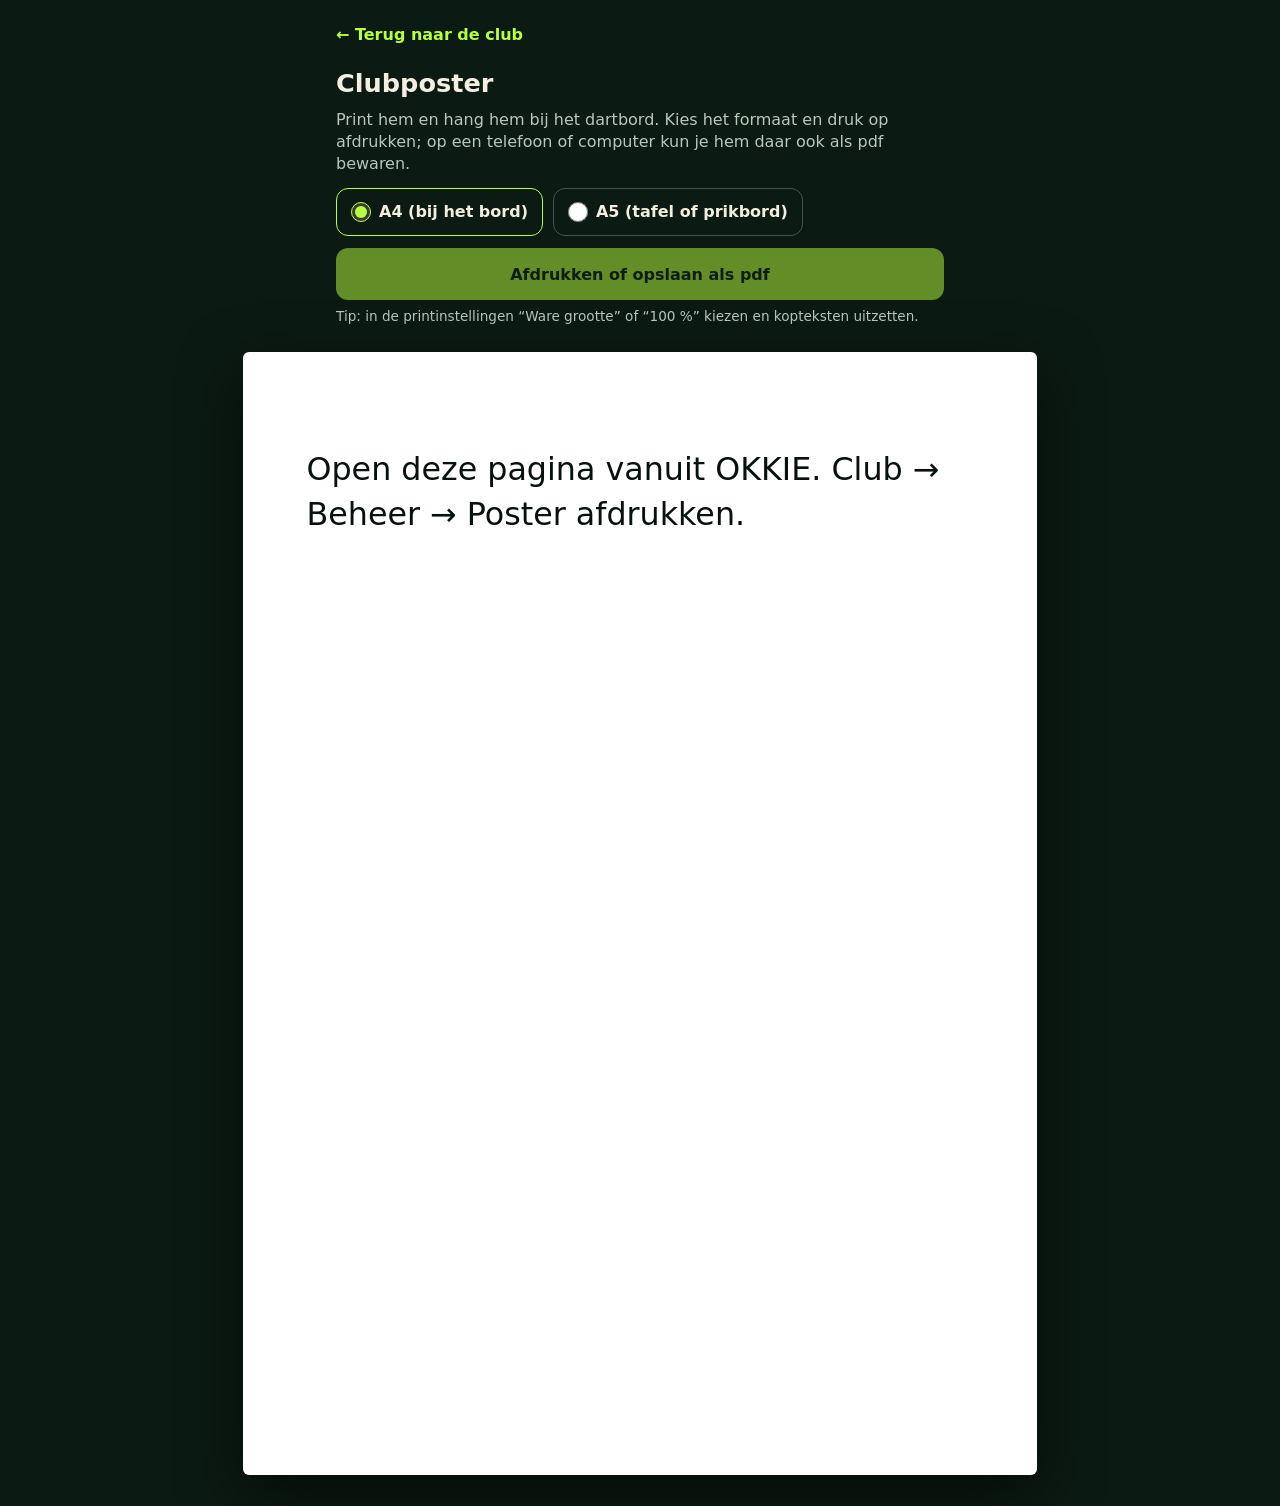
<file: club/poster.html>
<!doctype html>
<html lang="nl">
<head>
  <meta charset="utf-8">
  <meta name="viewport" content="width=device-width, initial-scale=1, viewport-fit=cover">
  <meta name="theme-color" content="#07120d">
  <!-- Clubposter met QR-code: geen zoekmachines. Code en clubnaam staan achter # en gaan naar geen enkele server. -->
  <meta name="robots" content="noindex, nofollow">
  <title>Clubposter — OKKIE. Club</title>
  <link rel="icon" href="../icons/favicon.svg" type="image/svg+xml">
  <link rel="stylesheet" href="./poster.css">
  <style id="page-size">@page { size: A4 portrait; margin: 0; }</style>
</head>
<body>
<div class="controls" data-testid="poster-controls">
  <a class="back" href="./">← Terug naar de club</a>
  <h1>Clubposter</h1>
  <p>Print hem en hang hem bij het dartbord. Kies het formaat en druk op afdrukken; op een telefoon of computer kun je hem daar ook als pdf bewaren.</p>
  <div class="formats" role="radiogroup" aria-label="Formaat">
    <label><input type="radio" name="format" value="A4" checked> A4 (bij het bord)</label>
    <label><input type="radio" name="format" value="A5"> A5 (tafel of prikbord)</label>
  </div>
  <button type="button" id="print" class="print-btn">Afdrukken of opslaan als pdf</button>
  <p class="tip">Tip: in de printinstellingen “Ware grootte” of “100 %” kiezen en kopteksten uitzetten.</p>
</div>
<main id="sheet" class="sheet a4" aria-label="Clubposter">
  <p class="empty">Open deze pagina vanuit OKKIE. Club → Beheer → Poster afdrukken.</p>
</main>
<script type="module" src="./poster.js"></script>
</body>
</html>
</file>
<file: css/app.css>
/* OKKIE. — mobile-first. Donker als standaard (goed leesbaar bij het dartbord), licht als optie.
   Kleurregel: limoen = interactie en je eigen score; goud = records en badges; rood = bust, triple en fouten.
   Mintgroen alleen als spelerskleur. Vlakken zijn rustig: weinig randen, één radius-schaal. */
:root, [data-theme="dark"] {
  --bg: #07120d;
  --bg2: #0a1811;
  --surface: #0e1f16;
  --surface2: #14291e;
  --line: #1d3628;
  --line-strong: #2b4d3a;
  --text: #f3eedf;
  --muted: #93a99c;
  --accent: #b8ff3c;
  --accent-ink: #0b1a06;
  --primary: #b8ff3c;
  --primary-ink: #0b1a06;
  --lime: #b8ff3c;
  --mint: #3ddc84;
  --red: #ff5a52;
  --gold: #ffc53d;
  --key: #11251a;
  --key-hi: #1a3626;
  --shadow: 0 10px 30px #0008;
  --board-dark: #18241d;
  --board-light: #3a463b;
  --board-red: #5a2326;
  --board-green: #1e4a32;
  --board-rim: #050a07;
  --board-wire: #8a9a8f55;
  --logo-text: #f3eedf;
  --logo-ring: #b8ff3c;
  --logo-dart: #f3eedf;
  --logo-knock: var(--bg);
  --r-lg: 18px;
  --r-md: 14px;
  --r-sm: 10px;
  color-scheme: dark;
}
[data-theme="light"] {
  --bg: #f6f1e7;
  --bg2: #efe8da;
  --surface: #ffffff;
  --surface2: #f3eee3;
  --line: #e6dece;
  --line-strong: #d3c8b2;
  --text: #10241a;
  --muted: #5d7066;
  --accent: #3b7a00;
  --accent-ink: #ffffff;
  --primary: #b8ff3c;
  --primary-ink: #10241a;
  --lime: #3b7a00;
  --mint: #12924f;
  --red: #d7263d;
  --gold: #8f5c0e;
  --key: #ffffff;
  --key-hi: #eef5e6;
  --shadow: 0 10px 30px #2a20101a;
  --board-dark: #2b3a31;
  --board-light: #e9e0c9;
  --board-red: #b9473f;
  --board-green: #2f7a50;
  --board-rim: #1b2520;
  --board-wire: #c9c1ad88;
  --logo-text: #10241a;
  --logo-ring: #4c9400;
  --logo-dart: #10241a;
  color-scheme: light;
}

/* Veilige ruimte bovenin (statusbalk, notch). --sat-min komt uit index.html (alleen geïnstalleerde app op iPhone). */
:root { --sat: max(env(safe-area-inset-top), var(--sat-min, 0px)); }
* { box-sizing: border-box; -webkit-tap-highlight-color: transparent; }
html { -webkit-text-size-adjust: 100%; }
body {
  margin: 0;
  min-height: 100dvh;
  background: radial-gradient(900px 480px at 50% -12%, color-mix(in srgb, var(--mint) 9%, transparent), transparent 70%), var(--bg);
  background-attachment: fixed;
  color: var(--text);
  font: 16px/1.45 system-ui, -apple-system, 'Segoe UI', Roboto, 'Helvetica Neue', Arial, sans-serif;
  font-variant-numeric: tabular-nums;
  overscroll-behavior-y: none;
}
button, input { font: inherit; color: inherit; }
button { cursor: pointer; border: 0; background: none; touch-action: manipulation; }
a { color: inherit; }
a:not(.btn):not(.action):not(.maker):not(.link-row) { color: var(--accent); text-underline-offset: 3px; }
h1, h2, h3, h4 { margin: 0; line-height: 1.15; }
h3 { font-size: 1.06rem; font-weight: 750; margin-bottom: 6px; letter-spacing: -.005em; }
h4 { font-size: .78rem; text-transform: uppercase; letter-spacing: .07em; color: var(--muted); margin: 16px 0 8px; font-weight: 700; }
p { margin: 6px 0; }
.muted { color: var(--muted); }
.small, small { font-size: .82rem; }
[hidden] { display: none !important; }
.ico { display: block; flex: none; }
:focus-visible { outline: 3px solid var(--accent); outline-offset: 2px; }

/* ---------- Kop en navigatie ---------- */
.top {
  position: sticky; top: 0; z-index: 5;
  display: grid; grid-template-columns: auto 1fr auto; align-items: center; gap: 10px;
  padding: calc(var(--sat) + 10px) max(16px, env(safe-area-inset-right)) 10px max(16px, env(safe-area-inset-left));
  background: color-mix(in srgb, var(--bg) 86%, transparent);
  backdrop-filter: blur(12px); -webkit-backdrop-filter: blur(12px);
}
.top h1 { font-size: 1.12rem; font-weight: 800; letter-spacing: -.01em; }
.top-logo { display: flex; }
.logo { display: block; width: auto; }
.player-chip {
  display: inline-flex; align-items: center; gap: 8px; max-width: 44vw; min-height: 38px;
  padding: 6px 13px; border-radius: 999px; background: var(--surface); border: 1px solid var(--line);
  font-weight: 700; font-size: .9rem; white-space: nowrap; overflow: hidden; text-overflow: ellipsis;
}
.dot { width: 10px; height: 10px; border-radius: 50%; flex: none; display: inline-block; }
.icon-btn {
  width: 42px; height: 42px; border-radius: 12px; display: grid; place-items: center;
  background: var(--surface); border: 1px solid var(--line); font-size: 1.1rem; color: var(--text);
}
.icon-btn.small { width: 34px; height: 34px; font-size: .95rem; border-radius: 10px; }

.tabbar {
  position: fixed; left: 0; right: 0; bottom: 0; z-index: 10;
  display: grid; grid-template-columns: repeat(5, 1fr);
  padding: 4px 6px calc(env(safe-area-inset-bottom) + 4px);
  background: color-mix(in srgb, var(--bg2) 94%, transparent);
  backdrop-filter: blur(14px); -webkit-backdrop-filter: blur(14px);
  border-top: 1px solid var(--line);
}
.tabbar button { position: relative; display: grid; justify-items: center; gap: 3px; padding: 8px 0 6px; font-size: .7rem; font-weight: 650; color: var(--muted); transition: color .15s; }
.tabbar button span { display: grid; place-items: center; height: 24px; }
.tabbar button.active { color: var(--text); }
.tabbar button.active span { color: var(--accent); }
.tabbar button::before { content: ''; position: absolute; top: -5px; left: 50%; width: 22px; height: 3px; margin-left: -11px; border-radius: 0 0 3px 3px; background: var(--accent); transform: scaleX(0); transition: transform .2s ease; }
.tabbar button.active::before { transform: scaleX(1); }

.page { padding: 4px max(16px, env(safe-area-inset-right)) calc(96px + env(safe-area-inset-bottom)) max(16px, env(safe-area-inset-left)); max-width: 720px; margin: 0 auto; display: grid; gap: 12px; animation: page-in .22s ease both; }
@keyframes page-in { from { opacity: 0; transform: translateY(6px); } }

/* ---------- Kaarten, tegels ---------- */
.card { background: var(--surface); border: 1px solid var(--line); border-radius: var(--r-lg); padding: 16px; min-width: 0; }
.card-head { display: flex; justify-content: space-between; align-items: center; gap: 8px; margin-bottom: 6px; }
.card-head h3 { margin: 0; }
.card.empty { text-align: center; padding: 26px 16px; }
.note { background: var(--surface); border: 1px solid var(--line); border-left: 3px solid var(--accent); padding: 10px 14px; border-radius: var(--r-sm); font-size: .9rem; }
.tiles { display: grid; grid-template-columns: repeat(2, minmax(0, 1fr)); gap: 8px; }
.tiles.three { grid-template-columns: repeat(3, minmax(0, 1fr)); }
.tiles.mini { margin: 10px 0; }
@media (min-width: 560px) { .tiles:not(.mini):not(.three) { grid-template-columns: repeat(4, minmax(0, 1fr)); } }
.tile { background: var(--surface); border-radius: var(--r-md); padding: 11px 13px; display: grid; gap: 1px; min-width: 0; }
.card .tile { background: var(--surface2); }
.tile span { font-size: .76rem; color: var(--muted); font-weight: 600; }
.tile strong { font-size: 1.35rem; font-weight: 800; letter-spacing: -.01em; overflow-wrap: anywhere; }
.tile.hl { grid-column: 1 / -1; background: linear-gradient(120deg, color-mix(in srgb, var(--accent) 13%, var(--surface)), var(--surface) 70%); }
.tile.hl strong { font-size: 2.2rem; color: var(--lime); line-height: 1.05; }

/* ---------- Knoppen ---------- */
.btn { display: inline-flex; align-items: center; justify-content: center; gap: 8px; min-height: 46px; padding: 10px 18px; border-radius: var(--r-md); font-weight: 750; letter-spacing: .005em; border: 1px solid transparent; text-decoration: none; transition: transform .08s ease, background-color .15s, border-color .15s; }
.btn:active { transform: scale(.97); }
.btn.primary { background: var(--primary); color: var(--primary-ink); }
.btn.secondary { background: var(--surface2); border-color: var(--line); }
.btn.ghost { background: transparent; border-color: var(--line-strong); }
.btn.danger { background: var(--red); color: #fff; }
.btn.danger.ghost { background: transparent; color: var(--red); border-color: color-mix(in srgb, var(--red) 45%, transparent); }
.btn.big { width: 100%; min-height: 54px; font-size: 1.04rem; margin-top: 8px; }
.btn.small { min-height: 38px; padding: 6px 14px; font-size: .88rem; }
.btn.file { cursor: pointer; }
.btn .ico { width: 19px; height: 19px; }
@media (hover: hover) { .btn.primary:hover { filter: brightness(1.06); } .btn.secondary:hover, .btn.ghost:hover { border-color: var(--line-strong); background: var(--surface2); } }
.link { color: var(--accent); font-weight: 700; padding: 4px; }
.row-actions { display: flex; gap: 10px; flex-wrap: wrap; }
.row-actions .btn.big { flex: 1 1 160px; }
/* Knoppen die een link zijn: altijd de knopkleur, nooit browser-linkpaars */
a.btn, a.btn:visited { color: var(--text); text-decoration: none; }
a.btn.primary, a.btn.primary:visited { color: var(--primary-ink); }

.chips { display: flex; gap: 8px; flex-wrap: wrap; }
.chips.scroll { flex-wrap: nowrap; overflow-x: auto; scrollbar-width: none; margin: 0 -16px; padding: 2px 16px; }
.chips.scroll::-webkit-scrollbar { display: none; }
.chips.small .chip { padding: 6px 12px; font-size: .84rem; }
.chip { padding: 8px 14px; border-radius: 999px; background: var(--surface2); border: 1px solid var(--line); font-weight: 700; white-space: nowrap; transition: background-color .15s, border-color .15s; }
.chip.on { background: var(--primary); color: var(--primary-ink); border-color: var(--primary); }

input:not([type=checkbox]):not([type=file]) {
  width: 100%; min-height: 50px; padding: 12px 14px; border-radius: var(--r-md);
  background: var(--bg2); border: 1px solid var(--line-strong); outline: none; font-size: 1.05rem;
}
input:focus { border-color: var(--accent); box-shadow: 0 0 0 3px color-mix(in srgb, var(--accent) 22%, transparent); }
label { font-weight: 700; display: block; margin-bottom: 6px; }
label.inline { display: flex; align-items: center; gap: 10px; margin: 12px 0 0; }
label.inline input { width: 110px; }
.guest { display: flex; gap: 8px; margin-top: 10px; }
.guest input { flex: 1; min-width: 0; }
.guest .btn { flex: none; }

/* ---------- Welkom ---------- */
.welcome { min-height: 100dvh; display: grid; align-content: center; gap: 14px; padding: calc(var(--sat) + 20px) 20px calc(20px + env(safe-area-inset-bottom)); max-width: 460px; margin: 0 auto; text-align: center; }
.welcome-logo { display: flex; justify-content: center; margin-bottom: 4px; }
.welcome-logo .logo { max-width: 100%; }
.welcome .lead { font-size: 1.12rem; line-height: 1.4; color: var(--muted); margin: 0 0 6px; }
.welcome .card { text-align: left; display: grid; gap: 8px; }
.welcome label { font-size: 1.08rem; }
.welcome-guide { display: flex; margin: 2px auto 0; max-width: 350px; }
.fineprint { color: var(--muted); font-size: .88rem; }

/* ---------- Home ---------- */
.hero {
  display: flex; justify-content: space-between; align-items: center; gap: 12px;
  padding: 18px 20px; border-radius: var(--r-lg); position: relative; overflow: hidden;
  background: radial-gradient(260px 180px at 100% 0%, color-mix(in srgb, var(--accent) 14%, transparent), transparent 70%), var(--surface);
  border: 1px solid var(--line);
}
.hero-text { display: grid; align-content: center; gap: 2px; min-width: 0; }
.hero-text small { color: var(--muted); font-weight: 600; }
.hero h2 { font-size: 1.9rem; font-weight: 900; font-style: italic; letter-spacing: -.02em; overflow-wrap: anywhere; }
.streak { display: inline-block; margin-top: 4px; font-weight: 700; font-size: .86rem; color: var(--muted); }
.hero-avg { display: grid; justify-items: end; align-content: center; text-align: right; }
.hero-avg strong { font-size: 2.9rem; font-weight: 900; line-height: 1; letter-spacing: -.03em; color: var(--lime); }
.hero-avg .label { font-size: .74rem; color: var(--muted); font-weight: 600; }

.resume { display: flex; align-items: center; justify-content: space-between; gap: 12px; flex-wrap: wrap; padding: 14px 16px; border-radius: var(--r-lg);
  background: var(--surface); border: 1px solid color-mix(in srgb, var(--accent) 55%, var(--line)); }
.resume div { display: grid; min-width: 0; }
.resume small { color: var(--accent); font-weight: 800; text-transform: uppercase; letter-spacing: .08em; font-size: .7rem; }
.resume span { color: var(--muted); font-size: .88rem; }

.actions { display: grid; gap: 8px; }
.action { display: flex; align-items: center; gap: 14px; text-align: left; padding: 13px 14px; border-radius: var(--r-lg); background: var(--surface); border: 1px solid var(--line); color: var(--text); text-decoration: none; transition: transform .08s, border-color .15s; }
.action:active { transform: scale(.985); }
.action b { display: block; font-size: 1.06rem; }
.action small { color: var(--muted); }
.action > span:last-child { min-width: 0; flex: 1; }
.a-icon { width: 44px; height: 44px; border-radius: 13px; display: grid; place-items: center; flex: none; color: var(--accent); background: color-mix(in srgb, var(--accent) 11%, transparent); }
.action.train { border-color: color-mix(in srgb, var(--accent) 50%, var(--line)); padding: 16px 14px; }
.action.train .a-icon { background: var(--primary); color: var(--primary-ink); }
.action.train b { font-size: 1.18rem; }
@media (hover: hover) { .action:hover { border-color: var(--line-strong); } .action.train:hover { border-color: var(--accent); } }

.next-badge { display: flex; align-items: center; gap: 14px; }
.next-badge div { flex: 1; min-width: 0; }
.next-badge small { color: var(--muted); font-weight: 700; }
.next-badge b { display: block; }
.next-badge p { margin: 0; font-size: .85rem; color: var(--muted); }
.badge-count { font-weight: 800; color: var(--gold); }

/* Delen: algemene uitnodiging (iets anders dan een groepsuitnodiging in Mijn vrienden) */
.invite-row { display: flex; align-items: center; gap: 12px; padding: 12px 14px; border-radius: var(--r-lg); border: 1px dashed var(--line-strong); background: transparent; color: var(--text); text-align: left; width: 100%; }
.invite-row .a-icon { width: 38px; height: 38px; border-radius: 11px; }
.invite-row b { display: block; }
.invite-row small { color: var(--muted); }
.invite-row > span:last-child { flex: 1; min-width: 0; }
.invite-preview { background: var(--surface2); border-radius: var(--r-md) var(--r-md) var(--r-md) 4px; padding: 12px 14px; margin: 10px 0 4px; font-size: .95rem; }
.invite-preview a { white-space: nowrap; }

/* ---------- Training kiezen ---------- */
.choices { display: grid; grid-template-columns: repeat(5, minmax(0, 1fr)); gap: 6px; margin-top: 12px; }
.choice { padding: 12px 2px 10px; border-radius: var(--r-md); background: var(--surface2); border: 2px solid transparent; display: grid; justify-items: center; gap: 2px; transition: border-color .15s, background-color .15s; }
.choice b { font-size: 1.45rem; font-weight: 900; line-height: 1.05; }
.choice small { color: var(--muted); font-size: .7rem; text-align: center; line-height: 1.2; }
.choice.on { border-color: var(--accent); background: color-mix(in srgb, var(--accent) 12%, var(--surface2)); }
.choice-info { margin: 10px 2px 0; font-size: .86rem; color: var(--muted); }
.who { margin: 18px 0 6px; font-size: 1rem; }
.who small { font-weight: 600; color: var(--muted); }

/* ---------- Speelscherm ---------- */
body.playing { background: var(--bg); }
.play {
  height: 100dvh; display: flex; flex-direction: column; gap: 8px;
  padding: calc(var(--sat) + 8px) 10px calc(env(safe-area-inset-bottom) + 8px);
  max-width: 560px; margin: 0 auto; overflow-x: hidden; overflow-y: auto; overscroll-behavior: contain;
}
.play-top { display: flex; align-items: center; justify-content: space-between; gap: 8px; }
.play-title { text-align: center; display: grid; min-width: 0; }
.play-title b { font-size: .95rem; white-space: nowrap; overflow: hidden; text-overflow: ellipsis; }
.play-title small { color: var(--muted); }
.progress { height: 4px; background: var(--surface2); border-radius: 9px; overflow: hidden; flex: none; }
.progress i { display: block; height: 100%; background: var(--accent); border-radius: 9px; transition: width .25s; }

.scoreboard { display: grid; grid-template-columns: 1.1fr 1fr; gap: 6px; flex: none; }
.sb-main { background: var(--surface); border-radius: 16px; padding: 10px 14px; display: grid; align-content: center; }
.sb-main span { font-size: .7rem; color: var(--muted); font-weight: 700; text-transform: uppercase; letter-spacing: .07em; }
.sb-main strong { font-size: clamp(2.2rem, 11vw, 3.4rem); font-weight: 900; line-height: 1; color: var(--lime); letter-spacing: -.03em; }
.sb-side { display: grid; grid-template-columns: 1fr 1fr; gap: 6px; }
.sb-side div { background: var(--surface); border-radius: 12px; padding: 5px 9px; display: grid; }
.sb-side span { font-size: .64rem; color: var(--muted); font-weight: 700; text-transform: uppercase; letter-spacing: .05em; }
.sb-side b { font-size: 1.1rem; }
.scoreboard.clock .sb-side { grid-template-columns: 1fr; }
.target-num { color: var(--lime) !important; }

.clock-track { display: flex; gap: 3px; flex: none; }
.clock-track span { flex: 1; text-align: center; font-size: .62rem; font-weight: 800; padding: 3px 0; border-radius: 5px; background: var(--surface); color: var(--muted); }
.clock-track span.done { background: color-mix(in srgb, var(--accent) 22%, var(--surface)); color: var(--text); }
.clock-track span.now { background: var(--accent); color: var(--accent-ink); }

.turn-row { display: grid; grid-template-columns: 1fr auto; gap: 6px; flex: none; }
.slots { display: grid; grid-template-columns: repeat(3, 1fr); gap: 6px; }
.slot { background: var(--surface); border: 2px dashed var(--line-strong); border-radius: 14px; padding: 4px 6px; display: grid; justify-items: center; min-height: 64px; align-content: center; }
.slot small { font-size: .6rem; color: var(--muted); font-weight: 700; text-transform: uppercase; }
.slot b { font-size: 1.35rem; font-weight: 900; min-height: 1.6rem; }
.slot span { font-size: .72rem; color: var(--muted); }
.slot.filled { border-style: solid; border-color: transparent; background: var(--surface2); }
.slot.current { border-color: var(--accent); border-style: solid; }
.slot.new b { animation: dart-in .28s cubic-bezier(.3, 1.5, .5, 1); }
@keyframes dart-in { from { transform: scale(.6); opacity: .2; } }
.turn-total { min-width: 92px; background: var(--surface); border-radius: 14px; display: grid; justify-items: center; align-content: center; padding: 4px 10px; }
.turn-total small { font-size: .6rem; color: var(--muted); font-weight: 700; text-transform: uppercase; }
.turn-total strong { font-size: 1.9rem; font-weight: 900; line-height: 1.05; }
.turn-total strong.tip { font-size: .8rem; text-align: center; font-weight: 700; color: var(--muted); max-width: 90px; }
.turn-total .last { font-size: .68rem; color: var(--muted); }

.typebox { display: flex; gap: 8px; flex: none; }
.typebox input { min-height: 44px; text-transform: uppercase; }

.keypad { flex: 1 1 auto; display: flex; flex-direction: column; gap: 6px; min-height: 0; }
.mods { display: grid; grid-template-columns: 1fr 1fr; gap: 6px; flex: 0 0 auto; }
.mod { min-height: 46px; border-radius: 14px; font-weight: 900; letter-spacing: .12em; background: var(--key); border: 2px solid var(--line-strong); font-size: .95rem; transition: background-color .1s, border-color .1s; }
.mod[data-arg="2"].on { background: var(--accent); border-color: var(--accent); color: var(--accent-ink); }
.mod[data-arg="3"].on { background: var(--red); border-color: var(--red); color: #fff; }
/* Cijfertoetsen krimpen mee met de schermhoogte (minimaal 34 px) en overlappen nooit de knoppen eronder. */
.nums { flex: 1 1 auto; display: grid; grid-template-columns: repeat(5, 1fr); grid-auto-rows: minmax(0, 1fr); gap: 6px; min-height: 154px; }
.nums .key { min-height: 0; }
.specials { display: grid; grid-template-columns: repeat(4, 1fr); gap: 6px; flex: 0 0 auto; }
.key {
  min-height: 44px; border-radius: 14px; background: var(--key); border: 1px solid var(--line);
  font-size: clamp(1.15rem, 5.4vw, 1.6rem); font-weight: 800; transition: transform .06s, background-color .1s;
  box-shadow: 0 2px 0 var(--line);
}
.specials .key { min-height: 52px; font-size: 1.05rem; display: grid; place-items: center; }
.key:active { transform: scale(.94); background: var(--key-hi); }
.keypad.mod-2 .nums .key { border-color: color-mix(in srgb, var(--accent) 50%, var(--line)); color: var(--accent); }
.keypad.mod-3 .nums .key { border-color: color-mix(in srgb, var(--red) 50%, var(--line)); color: var(--red); }
.key.bull { color: var(--red); }
.key.miss { color: var(--muted); }
.key.undo { background: var(--surface2); }
.key.target { background: color-mix(in srgb, var(--accent) 20%, var(--key)); border-color: var(--accent); }
.play-actions { display: flex; justify-content: center; flex: none; }

/* X01 */
.x01 { display: grid; gap: 6px; flex: none; }
.x01.n2, .x01.n3, .x01.n4 { grid-template-columns: 1fr 1fr; }
.x01-player { background: var(--surface); border: 2px solid transparent; border-radius: 16px; padding: 8px 12px; display: grid; opacity: .62; transition: opacity .2s, border-color .2s; min-width: 0; }
.x01-player.up { opacity: 1; border-color: var(--accent); }
.x01-name { display: flex; align-items: center; gap: 6px; font-weight: 800; white-space: nowrap; overflow: hidden; }
.x01-name .legs { margin-left: auto; background: var(--surface2); border-radius: 8px; padding: 0 8px; font-size: .9rem; }
.throw-dot { width: 9px; height: 9px; background: var(--accent); border-radius: 50%; flex: none; animation: pulse 1.2s infinite; }
.x01-rest { font-size: clamp(2.4rem, 13vw, 3.6rem); font-weight: 900; line-height: 1; letter-spacing: -.03em; }
.x01.n1 .x01-rest { font-size: 4rem; }
.x01-player small { color: var(--muted); }
.x01.n3 .x01-rest, .x01.n4 .x01-rest { font-size: 2rem; }
.checkout { flex: none; display: flex; align-items: center; justify-content: center; gap: 6px; min-height: 36px; border-radius: 12px; background: color-mix(in srgb, var(--accent) 10%, var(--surface)); color: var(--accent); font-weight: 800; padding: 4px 10px; }
.checkout span { color: var(--muted); font-weight: 700; font-size: .85rem; }
.checkout b { background: var(--accent); color: var(--accent-ink); border-radius: 8px; padding: 2px 9px; }
.checkout.none { background: var(--surface); }
@keyframes pulse { 50% { opacity: .3; } }

/* ---------- Viering: compacte banner bovenin, blokkeert nooit de knoppen ---------- */
.celebrate { position: fixed; left: 0; right: 0; top: 0; z-index: 50; pointer-events: none; display: flex; justify-content: center; padding: calc(var(--sat) + 64px) 16px 0; opacity: 0; transition: opacity .25s; }
.celebrate.show { opacity: 1; }
.cel-inner { display: flex; align-items: baseline; gap: 12px; padding: 10px 22px; border-radius: 999px; background: color-mix(in srgb, var(--bg) 92%, transparent); backdrop-filter: blur(8px); -webkit-backdrop-filter: blur(8px); border: 2px solid var(--accent); box-shadow: var(--shadow); max-width: 100%; }
.celebrate.show .cel-inner { animation: cel-in 1.5s cubic-bezier(.2, 1.4, .4, 1) both; }
.cel-big { font-size: 2.4rem; font-weight: 900; font-style: italic; line-height: 1; color: var(--lime); letter-spacing: -.03em; }
.cel-small { font-weight: 900; letter-spacing: .1em; font-size: 1rem; white-space: nowrap; }
.cel-inner.max { border-color: var(--gold); background: color-mix(in srgb, var(--gold) 14%, var(--bg)); }
.cel-inner.max .cel-big { color: var(--gold); font-size: 3rem; }
.cel-inner.max .cel-small { color: var(--gold); font-size: .95rem; }
/* 180: getal boven de tekst, zodat "ONE HUNDRED AND EIGHTY!" ook op smalle telefoons (360–390px) binnen het kader past. */
.cel-inner.max { flex-direction: column; align-items: center; gap: 4px; border-radius: 26px; text-align: center; padding: 12px 24px 14px; }
.cel-inner.max .cel-small { white-space: normal; }
.celebrate.show .cel-inner.max { animation: cel-in 2.2s cubic-bezier(.2, 1.4, .4, 1) both, shimmer 2.2s linear; }
.cel-inner.bust { border-color: var(--red); }
.cel-inner.bust .cel-big { color: var(--red); }
.cel-inner.win { flex-direction: column; align-items: center; gap: 2px; border-radius: 22px; text-align: center; }
.cel-inner.win .cel-big { color: var(--gold); font-size: 2.2rem; }
.cel-inner.win .cel-small { white-space: normal; font-size: .9rem; }
@keyframes cel-in { 0% { transform: translateY(-20px) scale(.9); opacity: 0; } 12% { transform: translateY(0) scale(1); opacity: 1; } 85% { opacity: 1; } 100% { opacity: 0; transform: translateY(-6px); } }
@keyframes shimmer { 0%, 100% { box-shadow: 0 0 0 0 color-mix(in srgb, var(--gold) 50%, transparent); } 50% { box-shadow: 0 0 32px 4px color-mix(in srgb, var(--gold) 45%, transparent); } }
.confetti { position: absolute; top: -12px; width: 8px; height: 13px; border-radius: 2px; animation: fall 1.6s ease-in forwards; }
@keyframes fall { to { top: 60vh; transform: translateX(40px) rotate(720deg); opacity: 0; } }

/* ---------- Uitslag ---------- */
.result-hero { text-align: center; padding: 24px 16px; border-radius: var(--r-lg); background: radial-gradient(380px 180px at 50% 0, color-mix(in srgb, var(--accent) 16%, transparent), transparent), var(--surface); border: 1px solid var(--line); display: grid; gap: 4px; }
.result-hero small { color: var(--muted); font-weight: 700; }
.result-hero strong { font-size: 4rem; font-weight: 900; line-height: 1; color: var(--lime); letter-spacing: -.03em; overflow-wrap: anywhere; animation: score-pop .45s cubic-bezier(.3, 1.4, .5, 1) both; }
@keyframes score-pop { from { transform: scale(.85); opacity: 0; } }
.result-hero.win strong { color: var(--gold); font-size: 2.6rem; font-style: italic; }
.result-hero em { font-style: normal; font-weight: 800; font-size: .9rem; }
.up { color: var(--accent); }
.down { color: var(--red); }
.records-banner { padding: 12px 16px; border-radius: var(--r-md); background: color-mix(in srgb, var(--gold) 12%, var(--surface)); border: 1px solid color-mix(in srgb, var(--gold) 35%, transparent); }
.badge-banner { display: grid; gap: 8px; }
.badge-banner > div { display: flex; align-items: center; gap: 12px; padding: 10px 14px; border-radius: var(--r-md); background: color-mix(in srgb, var(--gold) 10%, var(--surface2)); }
.badge-banner small { color: var(--gold); font-weight: 800; }
.badge-banner b { display: block; }

/* Score per beurt (js/turn-chart.js): elke beurt een knop; hoogste beurt gemarkeerd; scrollt zijwaarts bij veel beurten. */
.tchart { --tc-h: 132px; --tc-num: 16px; min-width: 0; }
.tc-title { margin: 0 0 4px; }
.tc-scroll { overflow-x: auto; overflow-y: hidden; overscroll-behavior-x: contain; padding: 20px 2px 0; scrollbar-width: thin; }
.tc-bars { position: relative; display: flex; gap: 3px; min-width: 100%; }
.tchart.dense .tc-bars { width: max-content; }
.tc-bar { flex: 1 1 0; min-width: 11px; display: grid; grid-template-rows: var(--tc-h) var(--tc-num); padding: 0; border: 0; background: none; color: inherit; font: inherit; cursor: pointer; border-radius: 6px; -webkit-tap-highlight-color: transparent; }
.tchart.dense .tc-bar { flex: 0 0 16px; }
.tc-col { display: flex; align-items: flex-end; height: 100%; }
.tc-col i { position: relative; display: block; width: 100%; font-style: normal; background: color-mix(in srgb, var(--accent) 42%, transparent); border-radius: 4px 4px 2px 2px; transform-origin: bottom; animation: tc-grow .45s cubic-bezier(.2, .8, .3, 1) both; animation-delay: calc(var(--i) * 16ms); }
.tc-val { position: absolute; bottom: 100%; left: 50%; transform: translateX(-50%); margin-bottom: 2px; font-size: .64rem; font-weight: 750; color: var(--muted); white-space: nowrap; }
.tchart.dense .tc-val { display: none; }
.tchart.dense .tc-bar.best .tc-val, .tchart.dense .tc-bar.on .tc-val { display: block; }
.tc-n { font-size: .62rem; color: var(--muted); text-align: center; line-height: var(--tc-num); }
.tchart.dense .tc-bar:not(.tick):not(.best):not(.on) .tc-n { visibility: hidden; }
.tc-bar.best i { background: var(--accent); animation: tc-grow .45s cubic-bezier(.2, .8, .3, 1) both, tc-glow 1.6s ease-in-out .6s 2; animation-delay: calc(var(--i) * 16ms), .6s; }
.tc-bar.best .tc-val { color: var(--accent); font-size: .72rem; font-weight: 900; }
.tc-bar.part i { background: repeating-linear-gradient(135deg, color-mix(in srgb, var(--muted) 45%, transparent) 0 4px, transparent 4px 7px); outline: 1px dashed var(--muted); outline-offset: -1px; }
.tc-bar.on i { outline: 2px solid var(--text); outline-offset: 1px; }
.tc-bar.on .tc-n { color: var(--text); font-weight: 800; }
.tc-bar:focus-visible { outline: 2px solid var(--accent); outline-offset: 2px; }
.tc-avg { position: absolute; left: 0; right: 0; bottom: calc(var(--tc-num) + var(--tc-h) * var(--r)); border-top: 1.5px dashed color-mix(in srgb, var(--gold) 75%, transparent); pointer-events: none; }
.tc-legend { display: flex; flex-wrap: wrap; gap: 4px 14px; font-size: .74rem; color: var(--muted); margin: 8px 0 0; }
.tc-legend i { display: inline-block; width: 10px; height: 10px; border-radius: 3px; margin-right: 5px; vertical-align: -1px; }
.tc-legend .lg-best { background: var(--accent); }
.tc-legend .lg-avg { width: 14px; height: 0; border-radius: 0; border-top: 2px dashed var(--gold); vertical-align: 3px; }
.tc-legend .lg-part { outline: 1px dashed var(--muted); outline-offset: -1px; background: repeating-linear-gradient(135deg, color-mix(in srgb, var(--muted) 45%, transparent) 0 3px, transparent 3px 5px); }
.tc-detail { min-height: 46px; margin: 10px 0 0; padding: 9px 12px; border-radius: var(--r-md); background: var(--surface2); display: flex; flex-wrap: wrap; align-items: center; gap: 6px 10px; font-size: .9rem; color: var(--muted); }
.modal-card .tc-detail, .card .card .tc-detail { background: var(--bg2); }
.tc-detail b { color: var(--text); }
.tc-detail strong { order: 9; margin-left: auto; font-size: 1.35rem; font-weight: 900; color: var(--text); }
.tc-detail .darts { display: flex; gap: 4px; }
.tc-detail .darts i { font-style: normal; background: var(--surface); border-radius: 7px; padding: 2px 8px; font-weight: 800; color: var(--text); }
.tc-tag { font-style: normal; font-size: .72rem; font-weight: 800; padding: 2px 8px; border-radius: 99px; background: var(--surface); color: var(--muted); }
.tc-tag.best { background: var(--accent); color: var(--accent-ink); }
@keyframes tc-grow { from { transform: scaleY(0); } to { transform: scaleY(1); } }
@keyframes tc-glow { 0%, 100% { box-shadow: 0 0 0 0 transparent; } 50% { box-shadow: 0 0 14px 2px color-mix(in srgb, var(--accent) 55%, transparent); } }
/* Hoogste beurt: score, beurtnummer(s) en de drie pijlen; één keer een zachte glans. */
.best-turn { position: relative; overflow: hidden; border-color: color-mix(in srgb, var(--accent) 38%, var(--line)); }
.best-turn::after { content: ''; position: absolute; inset: 0; background: linear-gradient(100deg, transparent 30%, color-mix(in srgb, var(--accent) 13%, transparent) 50%, transparent 70%); transform: translateX(-100%); animation: bt-sweep 1.3s ease .35s 1 both; pointer-events: none; }
@keyframes bt-sweep { to { transform: translateX(100%); } }
.best-turn .overline, .stat-overline { font-size: .72rem; font-weight: 800; letter-spacing: .08em; text-transform: uppercase; color: var(--muted); }
.bt-main { display: flex; align-items: baseline; flex-wrap: wrap; gap: 4px 12px; margin: 4px 0 10px; }
.bt-main strong { font-size: 2.6rem; font-weight: 900; color: var(--accent); line-height: 1; letter-spacing: -.02em; }
.bt-main span { font-weight: 750; }
.bt-main small { color: var(--muted); font-weight: 600; }
.bt-list { list-style: none; margin: 0; padding: 0; display: grid; gap: 6px; }
.bt-list li { display: flex; align-items: center; gap: 10px; }
.bt-list li > span:first-child { color: var(--muted); font-size: .85rem; min-width: 64px; }
.bt-list .darts { display: flex; gap: 6px; flex-wrap: wrap; }
.bt-list .darts i { font-style: normal; background: var(--surface2); border-radius: 8px; padding: 3px 10px; font-weight: 800; }
@media (prefers-reduced-motion: reduce) { .tc-col i, .tc-bar.best i { animation: none; } .best-turn::after { animation: none; display: none; } }
/* Pas mijn statistieken aan */
.prefs-row { display: flex; justify-content: center; margin: 2px 0; }
.page > .prefs-row:first-child { justify-content: flex-end; margin: 0 0 -6px; }
.prefs-row .btn { min-height: 40px; }
.pref-scopes { margin-top: 10px; }
.pref-sub { margin: 8px 0 2px; }
.checklist { display: grid; margin: 4px 0 2px; }
.check { display: flex; align-items: center; gap: 12px; min-height: 50px; padding: 6px 2px; border-bottom: 1px solid var(--line); cursor: pointer; }
.check:last-child { border-bottom: 0; }
.check input { width: 22px; height: 22px; margin: 0; flex: 0 0 auto; accent-color: var(--accent); }
.check span { display: grid; gap: 1px; }
.check small { color: var(--muted); font-size: .8rem; }
.tile small { font-size: .74rem; color: var(--muted); font-weight: 600; }
.tiles .tile.wide { grid-column: 1 / -1; }
/* Na de brede gemiddelde-tegel: blijft er op een telefoon één tegel alleen over, dan vult die de rij. */
@media (max-width: 559px) { .tiles:not(.three):not(.mini) > .tile.hl ~ .tile:last-child:nth-child(even) { grid-column: 1 / -1; } }
.all-turns { margin-top: 10px; }
.all-turns > summary { cursor: pointer; min-height: 40px; display: flex; align-items: center; font-weight: 700; font-size: .9rem; color: var(--muted); }
.turnlist li.best > span:first-child, .turnlist li.best b { color: var(--accent); font-weight: 800; }
.turnlist li.part { opacity: .8; }
.compare .delta.inline { display: inline; font-size: .9rem; margin-left: 4px; }

.mtable { width: 100%; border-collapse: collapse; }
.mtable th, .mtable td { padding: 8px 6px; text-align: right; border-bottom: 1px solid var(--line); }
.mtable tr:last-child th, .mtable tr:last-child td { border-bottom: 0; }
.mtable th:first-child { text-align: left; color: var(--muted); font-weight: 600; }
.mtable thead th { color: var(--text); font-weight: 800; overflow-wrap: anywhere; }

/* ---------- Statistieken ---------- */
.explain { margin: -2px 4px 0; }
.compare .delta { font-weight: 800; }
.chart { position: relative; margin-top: 10px; }
.chart svg { width: 100%; height: auto; display: block; overflow: visible; }
.chart .grid { stroke: var(--line); stroke-width: 1; }
.chart .tick { fill: var(--muted); font-size: 11px; font-weight: 600; }
.chart .line { fill: none; stroke: var(--accent); stroke-width: 2.5; stroke-linejoin: round; stroke-linecap: round; }
.chart .trend { stroke: var(--text); stroke-opacity: .45; stroke-width: 1.5; stroke-dasharray: 5 5; }
.chart .dot { fill: var(--surface); stroke: var(--accent); stroke-width: 2; }
.chart .hit { fill: transparent; }
.chart .pt.on .dot, .chart .pt.last .dot { fill: var(--accent); }
.chart-tip { position: absolute; top: -6px; right: 0; background: var(--surface2); border: 1px solid var(--line-strong); border-radius: 12px; padding: 6px 10px; display: grid; font-size: .85rem; box-shadow: var(--shadow); }
.chart-tip b { font-size: 1.15rem; color: var(--lime); }
.chart-tip small { color: var(--muted); }
.empty-chart { padding: 24px; text-align: center; color: var(--muted); }
.chart-legend { display: flex; gap: 14px; margin-top: 6px; font-size: .78rem; color: var(--muted); }
.chart-legend i { display: inline-block; width: 16px; height: 0; border-top: 2.5px solid var(--accent); vertical-align: middle; margin-right: 6px; }
.chart-legend i.t { border-top: 1.5px dashed var(--text); opacity: .6; }

.board-wrap { max-width: 340px; margin: 10px auto 4px; }
.board { width: 100%; height: auto; display: block; }
.board-num { fill: var(--text); font-size: 17px; font-weight: 800; text-anchor: middle; dominant-baseline: central; }
.heat-legend { display: flex; align-items: center; justify-content: center; gap: 8px; color: var(--muted); }
.heat-legend div { display: flex; }
.heat-legend span { width: 22px; height: 10px; }
.heat-legend span:first-child { border-radius: 5px 0 0 5px; }
.heat-legend span:last-child { border-radius: 0 5px 5px 0; }
.splitbar { display: flex; height: 12px; border-radius: 8px; overflow: hidden; margin-top: 12px; background: var(--surface2); gap: 2px; }
.splitlegend { display: flex; flex-wrap: wrap; gap: 6px 14px; margin-top: 8px; font-size: .82rem; color: var(--muted); }
.splitlegend i { display: inline-block; width: 10px; height: 10px; border-radius: 3px; margin-right: 5px; vertical-align: -1px; }
.s-S { background: #6c8a7a; } .s-D { background: var(--accent); } .s-T { background: var(--red); } .s-B { background: var(--gold); } .s-M { background: #4a504c; }
.top-nums { display: flex; flex-wrap: wrap; gap: 8px; }
.top-nums span { background: var(--surface2); border-radius: 10px; padding: 6px 12px; color: var(--muted); font-size: .88rem; }
.top-nums b { color: var(--text); font-size: 1.1rem; margin-right: 6px; }

.records { list-style: none; padding: 0; margin: 0; }
.records li { display: flex; justify-content: space-between; gap: 10px; padding: 10px 0; border-bottom: 1px solid var(--line); }
.records li:last-child { border: 0; }
.records b { color: var(--gold); }

.badges { display: grid; grid-template-columns: repeat(3, minmax(0, 1fr)); gap: 6px; margin-top: 8px; }
.badge { display: grid; justify-items: center; align-content: start; text-align: center; gap: 3px; padding: 10px 6px; border-radius: var(--r-md); background: var(--surface2); }
.badge b { font-size: .76rem; line-height: 1.2; overflow-wrap: anywhere; }
.badge small { font-size: .64rem; color: var(--muted); line-height: 1.25; }
.badge-icon { font-size: 1.5rem; width: 42px; height: 42px; display: grid; place-items: center; border-radius: 50%; background: color-mix(in srgb, var(--gold) 16%, transparent); flex: none; }
.badge.locked, .badges-todo .badge { opacity: .5; }
.badges-todo { margin-top: 12px; }
.badges-todo > summary { font-size: .9rem; }
.badge.locked .badge-icon, .badge-icon.locked { filter: grayscale(1); background: var(--surface); }
@media (min-width: 560px) { .badges { grid-template-columns: repeat(auto-fill, minmax(110px, 1fr)); } }

/* ---------- Geschiedenis ---------- */
.history { list-style: none; padding: 0; margin: 0; display: grid; gap: 6px; }
.history .day { color: var(--muted); font-size: .8rem; font-weight: 700; text-transform: capitalize; margin-top: 10px; }
.h-item { width: 100%; display: flex; align-items: center; gap: 12px; padding: 11px 14px; border-radius: var(--r-md); background: var(--surface); border: 1px solid var(--line); text-align: left; }
.h-icon { width: 34px; height: 34px; border-radius: 10px; display: grid; place-items: center; flex: none; color: var(--accent); background: color-mix(in srgb, var(--accent) 10%, transparent); }
.h-icon .ico { width: 19px; height: 19px; }
.h-main { flex: 1; min-width: 0; display: grid; }
.h-main b { white-space: nowrap; overflow: hidden; text-overflow: ellipsis; }
.h-main small { color: var(--muted); }
.h-item strong { font-size: 1.2rem; color: var(--lime); }
.turnlist { list-style: none; padding: 0; margin: 8px 0; max-height: 40vh; overflow: auto; }
.turnlist li { display: grid; grid-template-columns: minmax(28px, auto) 1fr auto; gap: 10px; align-items: center; padding: 6px 0; border-bottom: 1px solid var(--line); }
.turnlist li > span:first-child { color: var(--muted); font-size: .85rem; }
.turnlist .darts { display: flex; gap: 4px; flex-wrap: wrap; }
.turnlist .darts i { font-style: normal; background: var(--surface2); border-radius: 7px; padding: 1px 7px; font-weight: 700; font-size: .88rem; }
.turnlist small { color: var(--muted); font-weight: 400; }

/* ---------- Meer ---------- */
.players { list-style: none; padding: 0; margin: 0; }
.players li { display: flex; align-items: center; gap: 10px; padding: 8px 0; border-bottom: 1px solid var(--line); }
.players li b { flex: 1; min-width: 0; overflow: hidden; text-overflow: ellipsis; }
.steps { padding-left: 20px; margin: 8px 0; }
.steps li { margin: 4px 0; }
.setting { display: flex; justify-content: space-between; align-items: center; gap: 10px; padding: 10px 0; border-bottom: 1px solid var(--line); font-weight: 600; margin: 0; }
.setting:last-child { border: 0; }
.switch { appearance: none; -webkit-appearance: none; width: 50px; height: 30px; border-radius: 999px; background: var(--surface2); border: 1px solid var(--line-strong); position: relative; cursor: pointer; transition: background .15s; flex: none; }
.switch::after { content: ''; position: absolute; top: 3px; left: 3px; width: 22px; height: 22px; border-radius: 50%; background: var(--text); transition: transform .15s; }
.switch:checked { background: var(--accent); border-color: var(--accent); }
.switch:checked::after { transform: translateX(20px); background: var(--accent-ink); }
.about { display: grid; justify-items: center; text-align: center; gap: 4px; }
.credit { font-size: .85rem; color: var(--muted); letter-spacing: .02em; }
.credit b { color: var(--text); }
.ok-line { display: flex; align-items: center; gap: 8px; color: var(--accent); font-weight: 700; }

.match-players { padding-left: 22px; margin: 6px 0; }
.match-players li { padding: 6px 0; display: list-item; }
.match-players li span { display: inline-block; min-width: 50%; font-weight: 700; }
.match-players .icon-btn { display: inline-grid; vertical-align: middle; margin-left: 4px; }
.match-players .dot { margin-right: 4px; }
.add-player { display: grid; gap: 8px; margin-top: 8px; }
.add-player > .chip { justify-self: start; }

/* ---------- Modal & toast ---------- */
.modal { position: fixed; inset: 0; z-index: 40; background: #000a; display: grid; align-items: end; justify-items: center; padding: 0; animation: fade .15s ease; }
.modal-card { width: min(560px, 100%); max-height: 88dvh; overflow: auto; overscroll-behavior: contain; background: var(--surface); border: 1px solid var(--line); border-radius: 22px 22px 0 0; padding: 20px 18px calc(18px + env(safe-area-inset-bottom)); animation: up .2s ease; }
@media (min-width: 640px) { .modal { align-items: center; } .modal-card { border-radius: 22px; } }
@keyframes up { from { transform: translateY(30px); opacity: 0; } }
@keyframes fade { from { opacity: 0; } }
.modal-actions { display: flex; gap: 10px; justify-content: flex-end; margin-top: 16px; flex-wrap: wrap; }
.modal-actions.col { flex-direction: column; }
.modal-actions.col .btn { width: 100%; }
.pick { list-style: none; padding: 0; margin: 10px 0; display: grid; gap: 8px; }
.pick-btn { width: 100%; display: flex; align-items: center; gap: 10px; padding: 14px; border-radius: var(--r-md); background: var(--surface2); border: 2px solid transparent; font-weight: 800; font-size: 1.05rem; }
.pick-btn.on { border-color: var(--accent); }

.toast { position: fixed; left: 50%; bottom: calc(86px + env(safe-area-inset-bottom)); transform: translate(-50%, 20px); z-index: 60; max-width: calc(100% - 32px); width: max-content; padding: 12px 16px; border-radius: var(--r-md); background: var(--text); color: var(--bg); font-weight: 700; font-size: .92rem; box-shadow: var(--shadow); opacity: 0; pointer-events: none; transition: opacity .2s, transform .2s; }
.toast.show { opacity: 1; transform: translate(-50%, 0); }
.toast.error { background: var(--red); color: #fff; }
body.playing .toast { bottom: calc(16px + env(safe-area-inset-bottom)); }

/* Kleine/lage schermen (iPhone SE, Safari met werkbalken): speelscherm compacter */
@media (max-height: 700px) {
  .slot { min-height: 52px; }
  .slot b { font-size: 1.1rem; }
  .sb-main strong { font-size: 2.2rem; }
  .x01-rest { font-size: 2.4rem; }
  .mods .mod { min-height: 40px; }
  .specials .key { min-height: 44px; }
}
@media (max-height: 620px) {
  .play { gap: 6px; padding-top: calc(var(--sat) + 4px); padding-bottom: calc(env(safe-area-inset-bottom) + 4px); }
  .play-top .icon-btn { width: 36px; height: 36px; }
  .sb-main { padding: 6px 12px; }
  .sb-main strong, .scoreboard.compact .sb-main strong { font-size: 1.9rem; }
  .sb-side div { padding: 2px 8px; }
  .sb-side b { font-size: .98rem; }
  .slot { min-height: 46px; }
  .slot small, .slot span { display: none; }
  .turn-total strong { font-size: 1.5rem; }
  .x01-rest, .x01.n1 .x01-rest { font-size: 2.1rem; }
  .checkout { min-height: 30px; }
  .mods .mod { min-height: 36px; }
  .specials .key { min-height: 40px; }
  .play-actions .btn.small { min-height: 34px; padding: 4px 14px; }
}
@media (min-width: 900px) {
  .page { max-width: 860px; }
  .actions { grid-template-columns: repeat(2, 1fr); }
}
@media (prefers-reduced-motion: reduce) {
  *, *::before, *::after { animation-duration: .01ms !important; transition-duration: .01ms !important; }
}

/* ---------- Samen trainen ---------- */
.gp { display: grid; gap: 6px; flex: none; }
.gp.n2 { grid-template-columns: 1fr 1fr; }
.gp.n3 { grid-template-columns: repeat(3, 1fr); }
.gp.n4 { grid-template-columns: repeat(4, 1fr); }
.gp.n5, .gp.n6 { grid-template-columns: repeat(3, 1fr); }
.gp.n7, .gp.n8 { grid-template-columns: repeat(4, 1fr); }
/* 5-8 spelers: twee rijen, dus compacter (alleen naam en totaal; gemiddelde staat groot op het scorebord) */
.gp.n5, .gp.n6, .gp.n7, .gp.n8 { gap: 4px; }
.gp.n5 .gp-p, .gp.n6 .gp-p, .gp.n7 .gp-p, .gp.n8 .gp-p { padding: 3px 6px; border-radius: 10px; }
.gp.n5 .gp-p strong, .gp.n6 .gp-p strong, .gp.n7 .gp-p strong, .gp.n8 .gp-p strong { font-size: 1.05rem; }
.gp.n5 .gp-p small, .gp.n6 .gp-p small, .gp.n7 .gp-p small, .gp.n8 .gp-p small { display: none; }
.gp-p { background: var(--surface); border: 2px solid transparent; border-radius: 14px; padding: 5px 8px; display: grid; min-width: 0; opacity: .62; transition: opacity .2s, border-color .2s; }
.gp-p.up { opacity: 1; border-color: var(--accent); }
.gp-p b { display: flex; align-items: center; gap: 5px; font-size: .82rem; white-space: nowrap; overflow: hidden; text-overflow: ellipsis; }
.gp-p strong { font-size: 1.35rem; font-weight: 900; line-height: 1.1; }
.gp-p small { color: var(--muted); font-size: .7rem; white-space: nowrap; }
.scoreboard.compact .sb-main strong { font-size: clamp(1.8rem, 9vw, 2.6rem); }
.scoreboard.compact .sb-side div { padding: 3px 8px; }
.scoreboard.compact .sb-side b { font-size: .98rem; }
.ranking { list-style: none; margin: 0; padding: 0; }
.ranking li { display: flex; align-items: center; gap: 12px; padding: 10px 0; border-bottom: 1px solid var(--line); }
.ranking li:last-child { border: 0; }
.rk { font-size: 1.5rem; width: 36px; text-align: center; }
.rk-name { flex: 1; min-width: 0; display: grid; }
.rk-name small { color: var(--muted); }
.rk-name .rk-rec { color: var(--gold); }
.ranking strong { font-size: 1.5rem; font-weight: 900; color: var(--lime); display: grid; justify-items: end; line-height: 1; }
.ranking strong small { font-size: .62rem; color: var(--muted); font-weight: 700; }
.tagline { margin: -4px 0 0; font-weight: 900; font-style: italic; letter-spacing: .06em; text-transform: uppercase; color: var(--lime); font-size: 1.08rem; }
.summary-form { display: grid; grid-template-columns: 1fr 1fr; gap: 10px; }
.summary-form label { font-size: .85rem; display: grid; gap: 4px; margin: 0; }
.summary-form .btn { grid-column: 1 / -1; }
@media (max-height: 700px) { .gp-p strong { font-size: 1.1rem; } .gp-p small { display: none; } }
.gp-p.up { animation: turn-in .5s ease; }
@keyframes turn-in { 0% { transform: scale(.95); } 60% { transform: scale(1.02); } 100% { transform: scale(1); } }

/* ---------- Uitslag: uitklapbaar blok, vergelijking ---------- */
details.more > summary { cursor: pointer; font-weight: 800; list-style: none; display: flex; justify-content: space-between; align-items: center; }
details.more > summary::-webkit-details-marker { display: none; }
details.more > summary::after { content: '▾'; color: var(--muted); transition: transform .15s; }
details.more[open] > summary::after { transform: rotate(180deg); }
details.more[open] > summary { margin-bottom: 10px; }
details.more .badge-banner { margin-bottom: 10px; }
.cmp { display: block; margin-top: 8px; font-style: normal; font-weight: 700; font-size: .92rem; }
.rk-name .cmp { font-size: .8rem; margin-top: 2px; }

/* Pijlen corrigeren: ingevulde pijl is een knop */
button.slot { font: inherit; color: inherit; cursor: pointer; }
button.slot:active { transform: scale(.96); }

/* Spelen op een andere telefoon */
.guest-code { font-size: 2.2rem; font-weight: 800; letter-spacing: .12em; text-align: center; margin: 14px 0; color: var(--lime); font-variant-numeric: tabular-nums; }
.linked { font-size: .9em; }

/* Denckh-signatuur (officieel logo met krul, niet nagetekend). Lichte variant op donker, donkere variant op licht thema. */
.maker { display: inline-flex; flex-direction: column; align-items: center; gap: 4px; line-height: 1; color: inherit; text-decoration: none; }
.maker .maker-role { font-size: .72rem; letter-spacing: .02em; font-weight: 600; color: var(--muted); }
.maker img { display: block; height: 28px; width: auto; }
.maker .on-light { display: none; }
[data-theme="light"] .maker .on-dark { display: none; }
[data-theme="light"] .maker .on-light { display: block; }
.maker:focus-visible { outline: 3px solid var(--accent); outline-offset: 4px; border-radius: 6px; }
.maker-line { display: flex; justify-content: center; margin: 14px 0 0; }

/* Verhuizen, overzetcode en installeren */
.move-card { border-color: color-mix(in srgb, var(--accent) 45%, var(--line)); text-align: left; }
.welcome .move-card { display: grid; gap: 6px; }
.welcome .move-card .btn { justify-self: start; }
.transfer-code { width: 100%; font: 12px/1.4 ui-monospace, SFMono-Regular, Menlo, monospace; padding: 10px; border-radius: var(--r-sm); border: 1px solid var(--line-strong); background: var(--bg2); color: var(--text); word-break: break-all; resize: vertical; margin-top: 8px; }
/* iPhone zoomt in bij invoervelden onder 16px en zoomt daarna niet terug (kop half weg, vreemd scrollen). */
.transfer-code:not([readonly]), textarea:not([readonly]), select { font-size: 16px; }
.link.file { cursor: pointer; padding: 0; }
.install-steps { padding-left: 22px; display: grid; gap: 10px; margin: 12px 0; }
.install-steps li { padding-left: 4px; }
.install-steps .ico { display: inline-block; vertical-align: -3px; color: var(--accent); }
[data-testid=transfer-table] td:last-child { color: var(--accent); }
[data-testid=transfer-table] td:last-child .ico { margin-left: auto; }
.plain-list { margin: 4px 0 8px; padding-left: 18px; font-size: .88rem; }
.plain-list li { margin: 3px 0; }

/* ---------- Meer: lijst met uitleg, regels en hulp ---------- */
.link-list { padding: 4px 6px; display: grid; }
.link-row { display: flex; align-items: center; gap: 12px; padding: 12px 10px; border-radius: var(--r-md); color: var(--text); text-align: left; text-decoration: none; width: 100%; }
.link-row + .link-row { border-top: 1px solid var(--line); border-radius: 0; }
.link-row .a-icon { width: 38px; height: 38px; border-radius: 11px; }
.link-row > span:nth-child(2) { flex: 1; min-width: 0; display: grid; }
.link-row b { font-weight: 750; }
.link-row small { color: var(--muted); }
.link-row > .ico:last-child { color: var(--muted); }
a.link-row, a.link-row:visited { color: var(--text); }

/* ---------- Dartregels & afmetingen ---------- */
.rules-figure { margin: 10px -10px 4px; }
.rules-drawing { display: block; width: 100%; height: auto; max-width: 520px; margin: 0 auto; }
.rules-drawing .rd-wall { stroke: var(--muted); stroke-width: 3; }
.rules-drawing .rd-floor { stroke: var(--muted); stroke-width: 2; }
.rules-drawing .rd-board { fill: var(--surface2); stroke: var(--text); stroke-width: 1.5; }
.rules-drawing .rd-bull { fill: var(--red); }
.rules-drawing .rd-oche { fill: var(--accent); }
.rules-drawing .rd-diag { stroke: var(--accent); stroke-width: 2.5; stroke-dasharray: 7 5; fill: none; }
.rules-drawing .rd-dim { stroke: var(--text); stroke-width: 1.5; fill: none; }
.rules-drawing .rd-guide { stroke: var(--muted); stroke-width: 1; stroke-dasharray: 3 4; fill: none; }
.rules-drawing .rd-arrow { fill: var(--text); }
.rules-drawing text { fill: var(--text); font: 650 15px system-ui, -apple-system, sans-serif; }
.rules-drawing .rd-val { font-size: 22px; font-weight: 850; }
.rules-drawing .rd-val.acc { fill: var(--accent); }
.rules-drawing .rd-sub { fill: var(--muted); font-size: 15px; }
.rules-measures { list-style: none; padding: 0; margin: 8px 0 0; display: grid; gap: 2px; }
.rules-measures li { display: grid; grid-template-columns: 78px 1fr; gap: 10px; padding: 10px 0; border-top: 1px solid var(--line); }
.rules-measures b { font-size: 1.12rem; font-weight: 850; color: var(--lime); }
.rules-measures span { font-size: .93rem; }
.rules-list { margin: 6px 0 0; padding-left: 18px; display: grid; gap: 7px; font-size: .95rem; }
.rules-source { padding: 0 4px; }

/* ---------- Hulp & feedback ---------- */
.fb-form { display: grid; gap: 6px; margin-top: 8px; }
.fb-form label:not(.chip):not(.file) { margin: 10px 0 0; }
.fb-form textarea { width: 100%; min-height: 120px; padding: 12px 14px; border-radius: var(--r-md); background: var(--bg2); border: 1px solid var(--line-strong); color: var(--text); font: inherit; font-size: 16px; resize: vertical; outline: none; }
.fb-form textarea:focus { border-color: var(--accent); box-shadow: 0 0 0 3px color-mix(in srgb, var(--accent) 22%, transparent); }
.seg { display: flex; gap: 8px; flex-wrap: wrap; }
.seg .chip { cursor: pointer; margin: 0; }
.seg input[type=radio] { position: absolute; opacity: 0; pointer-events: none; width: 1px; height: 1px; min-height: 0; padding: 0; margin: 0; border: 0; }
.seg .chip:has(input:focus-visible) { outline: 3px solid var(--accent); outline-offset: 2px; }
.fb-shot { display: flex; align-items: center; gap: 10px; flex-wrap: wrap; margin-top: 10px; }
.fb-shot img { max-height: 150px; max-width: 60%; border-radius: var(--r-sm); border: 1px solid var(--line); }
.hp { position: absolute; left: -9999px; width: 1px; height: 1px; overflow: hidden; }
.fb-info { margin-top: 10px; }
.fb-info summary { cursor: pointer; font-weight: 700; color: var(--accent); }
.fb-meta { list-style: none; padding: 0; margin: 8px 0 0; font-size: .88rem; }
.fb-meta li { display: flex; justify-content: space-between; gap: 10px; padding: 5px 0; border-bottom: 1px solid var(--line); }
.fb-meta span { color: var(--muted); }
.fb-meta b { text-align: right; overflow-wrap: anywhere; }
.fb-errors { white-space: pre-wrap; font-size: .76rem; color: var(--muted); background: var(--bg2); padding: 8px; border-radius: var(--r-sm); margin: 8px 0 0; }
.fb-error { color: var(--red); font-weight: 700; margin: 8px 0 0; }
.fb-mail { margin-top: 12px; }

/* ---------- Persoonlijk doel en spraakinstelling ---------- */
.goal-line { display: grid; gap: 1px; margin: 10px 0 0; padding: 9px 12px; border-radius: var(--r-sm); background: var(--surface2); font-size: .92rem; }
.goal-line b { color: var(--lime); }
.goal-line small { color: var(--muted); }
.setting-note { margin: -2px 0 10px; }
.speech-mode { margin: 2px 0 8px; flex-wrap: wrap; }
.setting-note .link { padding: 0 2px; font-size: inherit; }

/* ---------- Delen van een training ---------- */
.share-row { display: flex; justify-content: center; margin: 2px 0 0; }
.share-preview { display: block; width: min(100%, 300px); margin: 6px auto 10px; border-radius: 16px; border: 1px solid var(--line); }

/* ---------- Speler toevoegen (trainen en wedstrijd) ---------- */
.add-btn { width: 100%; margin-top: 10px; }
.add-known { margin: 4px 0 12px; }
.modal .link-code { margin-top: 12px; }
.link-row.compact { padding: 12px 0 2px; margin-top: 12px; border-top: 1px solid var(--line); border-radius: 0; }
.link-row.compact > span:first-child { flex: 1; min-width: 0; display: grid; }

/* Effen balk achter de statusbalk: scrollende inhoud schijnt niet door de klok heen. In een gewone browser is hij 0 hoog. */
body::before{ content:"";position:fixed;left:0;right:0;top:0;height:var(--sat);background:var(--bg);z-index:30;pointer-events:none}
/* Lopende training op Home: Stoppen (keuze: bewaren, weggooien, verder) naast Verder. */
.resume-actions { display: flex; gap: 8px; margin-left: auto; flex: none; }
/* OKKIE. Club op het startscherm (1.9.0) */
.action.club { border-color: rgba(184, 255, 60, .45); }
.new-tag { font-style: normal; font-size: .68rem; font-weight: 800; letter-spacing: .04em; text-transform: uppercase; background: var(--accent, #b8ff3c); color: #07120d; border-radius: 99px; padding: 1px 7px; margin-left: 6px; vertical-align: 2px; }

/* ---------- Gericht oefenen, Vandaag oefenen en weekdoel (1.10.0) ---------- */
.block-title { font-size: .78rem; text-transform: uppercase; letter-spacing: .07em; color: var(--muted); margin: 22px 4px 8px; font-weight: 800; }
.drill-card .chips { margin: 10px 0 4px; }
.drill-rec { margin: 8px 0 12px; font-size: .9rem; color: var(--muted); }
.drill-rec b { color: var(--gold); }
.drill-hint { flex: none; margin: 0; text-align: center; color: var(--muted); font-size: .9rem; }
.hit-buttons { flex: 1 1 auto; display: grid; grid-template-columns: 1fr 1fr; gap: 8px; min-height: 180px; }
.hit-btn { border-radius: 18px; background: var(--key); border: 2px solid var(--line-strong); display: grid; place-content: center; gap: 2px; transition: transform .06s, background-color .1s; }
.hit-btn b { font-size: clamp(2.2rem, 11vw, 3.2rem); font-weight: 900; line-height: 1; color: var(--accent); }
.hit-btn small { font-size: .8rem; color: var(--muted); font-weight: 700; }
.hit-btn.zero b { color: var(--muted); }
.hit-btn:active { transform: scale(.96); background: var(--key-hi); }
.drill-last, .drill-table { list-style: none; padding: 0; margin: 0; }
.drill-last { flex: none; display: flex; gap: 6px; justify-content: center; flex-wrap: wrap; font-size: .8rem; color: var(--muted); }
.drill-last li { background: var(--surface); border-radius: 10px; padding: 3px 9px; display: flex; gap: 6px; }
.drill-last b { color: var(--text); }
.drill-table li { display: grid; grid-template-columns: 56px 1fr auto; gap: 8px; padding: 6px 0; border-bottom: 1px solid var(--line); font-size: .92rem; }
.drill-table li span:first-child { font-weight: 800; }
.drill-table.dbl { columns: 2; column-gap: 18px; }
.drill-table.dbl li { break-inside: avoid; grid-template-columns: 44px 1fr auto; }
.coach .coach-title { margin: 2px 0 4px; font-size: 1.05rem; }
.coach-why { margin: 8px 0 4px; }
.coach-why summary { cursor: pointer; color: var(--accent); font-weight: 700; }
.coach-why ul { margin: 8px 0 0; padding-left: 18px; color: var(--muted); font-size: .88rem; }
.coach-why li { margin: 4px 0; }
.week .week-count { font-weight: 800; color: var(--accent); }
.week-dots { display: grid; grid-template-columns: repeat(7, 1fr); gap: 4px; margin: 8px 0; }
.week-dots span { display: grid; justify-items: center; gap: 4px; font-size: .7rem; color: var(--muted); }
.week-dots i { width: 22px; height: 22px; border-radius: 50%; border: 2px solid var(--line-strong); }
.week-dots .on i { background: var(--accent); border-color: var(--accent); }
.week-goal-edit summary { cursor: pointer; color: var(--muted); font-size: .85rem; }
.week-goal-edit .chips { margin-top: 8px; }
.edit-banner { flex: none; display: flex; align-items: center; justify-content: space-between; gap: 8px; padding: 8px 12px; border-radius: 12px; background: color-mix(in srgb, var(--gold) 16%, var(--surface)); border: 1px solid var(--gold); font-size: .88rem; font-weight: 700; }
.totalpad { flex: 1 1 auto; display: flex; flex-direction: column; gap: 8px; min-height: 0; }
.total-display { flex: none; min-height: 64px; display: grid; place-items: center; border-radius: 16px; background: var(--surface); font-size: 2.4rem; font-weight: 900; }
.total-display .muted { font-size: 1rem; font-weight: 700; }
.total-keys { flex: 1 1 auto; display: grid; grid-template-columns: repeat(3, 1fr); grid-auto-rows: minmax(48px, 1fr); gap: 6px; }
.key.ok { background: var(--accent); color: var(--accent-ink); border-color: var(--accent); }
.turnlist.pick li { display: block; padding: 0; }
.turnlist.pick .h-item { width: 100%; display: grid; grid-template-columns: minmax(28px, auto) 1fr auto; gap: 10px; align-items: center; padding: 8px 4px; text-align: left; }
.note.good { border-left-color: var(--gold); }
.icon-btn.slot-empty { visibility: hidden; }
</file>
<file: ontdek/site.css>
:root{--bg:#07120d;--surface:#10241a;--line:#254735;--muted:#a7bdaf;--text:#f2f4e9;--lime:#b8ff3c;--green:#3ddc84}
*{box-sizing:border-box}html{scroll-behavior:smooth}body{margin:0;background:var(--bg);color:var(--text);font-family:'DM Sans',system-ui,-apple-system,sans-serif;line-height:1.55}a{color:inherit;text-decoration:none}button,a{ -webkit-tap-highlight-color:transparent }a:focus-visible{outline:3px solid var(--lime);outline-offset:4px} .container{max-width:1140px;margin:auto;padding:90px 26px}.topbar{max-width:1230px;padding:18px 26px;margin:auto;display:flex;align-items:center;justify-content:space-between;gap:20px}.wordmark{font-size:29px;font-weight:800;letter-spacing:-1.7px}.bull{color:var(--lime);font-weight:500}.period{color:var(--green)}nav{display:flex;align-items:center;gap:25px}nav a{font-size:13px;font-weight:700}nav .nav-cta{border:1px solid var(--line);padding:10px 15px;border-radius:30px}.hero{max-width:1240px;padding:90px 26px 95px;margin:auto;display:grid;grid-template-columns:1.15fr .85fr;gap:50px;align-items:center}.eyebrow,.overline{font-size:12px;letter-spacing:1.5px;text-transform:uppercase;font-weight:800;color:var(--green)}.eyebrow{display:inline-flex;align-items:center;gap:9px;padding:8px 13px;border:1px solid var(--line);border-radius:40px}.pulse{background:var(--green);width:7px;height:7px;border-radius:50%}h1{font-size:clamp(52px,5.8vw,94px);line-height:1.03;letter-spacing:-4px;margin:24px 0;font-weight:800}h1 em{color:var(--lime);font-style:normal}h2{font-size:clamp(30px,3.5vw,50px);line-height:1.15;letter-spacing:-1.5px;margin:14px 0 20px}h3{font-size:22px;margin:16px 0 8px}p{color:var(--muted)}.hero-content>p{max-width:560px;font-size:17px}.buttons{display:flex;gap:12px;flex-wrap:wrap;margin-top:30px}.btn{border-radius:12px;padding:15px 22px;display:inline-flex;align-items:center;justify-content:center;gap:16px;font-weight:800;font-size:14px}.btn.primary{background:var(--lime);color:#13200c}.btn.outline{border:1px solid #587262}.subtle{font-size:12px!important;margin-top:17px}.preview{display:flex;justify-content:center}.phone{width:min(100%,330px);min-height:498px;background:#0d2217;border:7px solid #243d2e;border-radius:38px;box-shadow:0 30px 80px #000a;padding:23px;transform:rotate(2deg)}.screen-head{display:flex;align-items:center;justify-content:space-between}.mini-logo{font-weight:800;font-size:23px;letter-spacing:-1.2px}.small{font-size:10px;letter-spacing:.8px;color:var(--muted);font-weight:800}.score{text-align:center;border-radius:18px;margin:27px 0 19px;padding:25px 10px;background:linear-gradient(160deg,#24482b,#132e1b)}.score strong{display:block;font-size:105px;line-height:1.12;letter-spacing:-5px;color:var(--lime)}.darts{display:flex;gap:8px}.darts span{flex:1;text-align:center;background:#1d3927;padding:12px 2px;border-radius:9px}.darts small{display:block;color:var(--muted);font-size:9px}.darts b{display:block;font-size:20px;margin-top:5px}.stat{display:flex;justify-content:space-between;margin:28px 0 8px;font-size:10px;color:var(--muted)}.stat b{color:white;font-size:21px}.bar{background:#24402d;border-radius:10px;height:7px;overflow:hidden}.bar span{display:block;background:var(--lime);height:100%}.device-note{text-align:center;font-size:10px;margin-top:22px;color:#819e8b}.section-head{max-width:700px;margin-bottom:36px}.features{display:grid;grid-template-columns:repeat(3,1fr);gap:16px}.features article{background:var(--surface);border:1px solid var(--line);border-radius:18px;padding:29px}.features article p{font-size:14px}.num{font-weight:800;color:var(--lime);font-size:12px}.band{background:#11291d;border-block:1px solid var(--line)}.community-block{display:grid;grid-template-columns:1fr 1fr;gap:55px;align-items:center}.community-block p{max-width:530px}.rank-card{padding:23px;border:1px solid #42644b;background:var(--bg);border-radius:20px;min-height:280px}.rank-title{font-weight:800;display:flex;justify-content:space-between;align-items:center}.rank-title span{color:var(--lime);font-size:12px}.rank-placeholder{padding:42px 24px;color:var(--muted);border:1px dashed var(--line);border-radius:12px;text-align:center;margin:23px 0}.privacy-line{font-size:11px;color:var(--muted)}.install{text-align:center}.features.two{grid-template-columns:repeat(2,1fr);text-align:left;max-width:780px;margin:28px auto}.footer-inside{border-top:1px solid var(--line);display:flex;align-items:center;gap:24px;flex-wrap:wrap;max-width:1140px;padding:28px 26px;margin:auto;font-size:13px}.footer-inside span{color:var(--muted)}.footer-inside a{margin-left:auto;text-decoration:underline} @media(max-width:800px){nav>a:not(.nav-cta){display:none}.hero{grid-template-columns:1fr;padding-top:50px;gap:22px}h1{letter-spacing:-2.4px}.phone{transform:none}.features{grid-template-columns:1fr}.community-block{grid-template-columns:1fr}.container{padding:64px 20px}.footer-inside a{margin-left:0}}@media(max-width:420px){.topbar{padding:15px 18px}.hero{padding:50px 18px}.buttons .btn{width:100%}.features.two{grid-template-columns:1fr}.wordmark{font-size:25px}}

/* ---- Beweging en interactie (site.js). Zonder JS of met verminderde beweging: eindstand. ---- */
.btn,nav .nav-cta,.features article{transition:transform .18s ease,box-shadow .18s ease,background-color .18s ease,border-color .18s ease}
.btn span[aria-hidden]{display:inline-block;transition:transform .2s ease}
.btn:active,nav .nav-cta:active{transform:scale(.97)}
.btn.primary{box-shadow:0 0 0 0 #b8ff3c00}
@media (hover:hover){.btn:hover{transform:translateY(-2px)}.btn.primary:hover{box-shadow:0 10px 30px -8px #b8ff3c88}.btn:hover span[aria-hidden]{transform:translate(3px,-3px)}nav .nav-cta:hover{border-color:var(--lime)}.features article:hover{transform:translateY(-4px);border-color:#3c6b4f}}
.pulse{position:relative}.pulse::after{content:"";position:absolute;inset:0;border-radius:50%;background:var(--green);animation:okkie-ping 2.2s ease-out infinite}
@keyframes okkie-ping{0%{transform:scale(1);opacity:.7}80%,100%{transform:scale(3.2);opacity:0}}

.js .reveal{opacity:0;transform:translateY(26px);transition:opacity .7s ease,transform .7s cubic-bezier(.2,.7,.2,1)}
.js .reveal.in{opacity:1;transform:none}
.js .stagger>*{opacity:0;transform:translateY(22px);transition:opacity .6s ease,transform .6s cubic-bezier(.2,.7,.2,1)}
.js .stagger.in>*{opacity:1;transform:none}
.js .stagger.in>*:nth-child(2){transition-delay:.12s}.js .stagger.in>*:nth-child(3){transition-delay:.24s}

.phone[data-demo]{cursor:pointer;transition:transform .5s cubic-bezier(.2,.7,.2,1)}
.phone[data-demo]:focus-visible{outline:3px solid var(--lime);outline-offset:6px}
@media (hover:hover){.phone[data-demo]:hover{transform:rotate(0deg) translateY(-4px)}}
.js .phone[data-demo] .darts span{transition:background-color .3s ease,box-shadow .3s ease}
.js .phone[data-demo] .darts span b{opacity:.18;transition:opacity .25s ease}
.js .phone[data-demo] .darts span.hit{background:#25492f;box-shadow:inset 0 0 0 1px #b8ff3c55}
.js .phone[data-demo] .darts span.hit b{opacity:1}
.phone .darts span.pop{animation:okkie-hit .45s cubic-bezier(.3,1.6,.5,1)}
@keyframes okkie-hit{0%{transform:scale(.85)}60%{transform:scale(1.08)}100%{transform:scale(1)}}
.phone .score{position:relative;overflow:hidden}
.phone.done .score::after{content:"";position:absolute;inset:0;background:radial-gradient(circle at 50% 45%,#b8ff3c33,transparent 60%);animation:okkie-glow 1.1s ease-out forwards}
@keyframes okkie-glow{0%{opacity:0;transform:scale(.6)}40%{opacity:1}100%{opacity:0;transform:scale(1.4)}}
.bar span{transition:width .9s cubic-bezier(.2,.7,.2,1)}

.rank-skeleton{display:grid;gap:9px;margin-bottom:14px}
.rank-skeleton i{display:block;height:34px;border-radius:9px;background:linear-gradient(90deg,#132a1d 0%,#1d3a28 50%,#132a1d 100%);background-size:200% 100%;animation:okkie-shimmer 2.4s linear infinite}
.rank-skeleton i:nth-child(2){width:88%}.rank-skeleton i:nth-child(3){width:74%}
@keyframes okkie-shimmer{0%{background-position:200% 0}100%{background-position:-200% 0}}

.features article.mine{border-color:var(--lime);position:relative}
.mine-label{position:absolute;top:-11px;left:22px;background:var(--lime);color:#13200c;font-size:11px;font-weight:800;letter-spacing:.6px;text-transform:uppercase;padding:3px 10px;border-radius:20px}

@media (prefers-reduced-motion:reduce){
  *,*::before,*::after{animation:none!important;transition:none!important;scroll-behavior:auto!important}
  .js .reveal,.js .stagger>*{opacity:1;transform:none}
}

/* Interactieve kinderuitleg duidelijk bereikbaar vanaf de homepage. */
.kids-invite{display:grid;grid-template-columns:175px 1fr;gap:33px;align-items:center;padding:34px;border-radius:24px;background:linear-gradient(115deg,#1d442c,#10251a);border:1px solid #4a7651}
.kids-invite h2{font-size:clamp(27px,3vw,39px);margin:10px 0 12px}
.kids-invite p{max-width:650px;margin-bottom:23px}
.kids-graphic{display:grid;place-items:center;font-size:95px;aspect-ratio:1;border-radius:50%;background:#0d2a1a;box-shadow:inset 0 0 0 12px #31543c;animation:quick-aim 3.3s ease-in-out infinite}
@keyframes quick-aim{0%,100%{transform:rotate(-6deg) scale(.97)}50%{transform:rotate(5deg) scale(1.05)}}
.kids-graphic img{width:62%;height:auto;display:block}
@media(max-width:640px){.kids-invite{grid-template-columns:1fr;gap:15px;padding:24px}.kids-graphic{width:102px;font-size:56px}}
@media(prefers-reduced-motion:reduce){html{scroll-behavior:auto}.kids-graphic{animation:none}}
/* Zonder JavaScript geen belofte van interactie */
html:not(.js) .js-only{display:none}
/* Footer: maker en juridische links */
.footer-inside .maker{margin:0}.footer-inside .footer-links{margin-left:auto;display:flex;gap:18px}.footer-inside .footer-links a{margin:0;padding:10px 0}.footer-links a[aria-current]{color:var(--lime)}
@media(max-width:800px){.footer-inside .footer-links{margin-left:0}}
/* Contact en privacy */
.legal{max-width:780px;padding-top:40px}.legal h1{font-size:clamp(38px,6vw,64px);letter-spacing:-2px;margin:14px 0 18px}.legal h2{font-size:clamp(24px,3vw,32px);letter-spacing:-.6px;margin:46px 0 12px;scroll-margin-top:20px}.legal p,.legal li{color:#c9d8cd}.legal a:not(.btn){color:var(--lime);text-decoration:underline;text-underline-offset:3px}.legal .lead{font-size:18px}.small-print{font-size:13px!important}
.plain{padding-left:20px}.plain li{margin:8px 0}.checks{list-style:none;padding:0;margin:0}.checks li{position:relative;padding:8px 0 8px 32px}.checks li::before{content:"✓";position:absolute;left:0;top:7px;color:var(--green);font-weight:800}
.summary-card,.contact-card{background:var(--surface);border:1px solid var(--line);border-radius:20px;padding:26px;margin:28px 0}.summary-card h2{margin-top:0}
.contact-card .contact-mail{display:block;font-size:clamp(26px,5vw,38px);font-weight:800;letter-spacing:-1px;margin:6px 0 18px;overflow-wrap:anywhere}.contact-actions{display:flex;gap:12px;flex-wrap:wrap}.contact-actions .btn{min-height:48px;font:inherit;font-weight:800;font-size:14px;cursor:pointer;background:none;color:inherit}.contact-actions .btn.primary{background:var(--lime);color:#13200c;border:0}.copy-status{min-height:1.5em;margin:12px 0 0;font-size:13px;color:var(--green)!important}
.facts{display:grid;grid-template-columns:max-content 1fr;gap:10px 22px;margin:18px 0}.facts dt{color:var(--muted);font-size:14px}.facts dd{margin:0}.pending{color:#ffcf6b;font-style:italic}
@media(max-width:520px){.facts{grid-template-columns:1fr;gap:2px}.facts dd{margin-bottom:12px}.contact-actions .btn{width:100%}}

/* Denckh-signatuur (officieel logo met krul, niet nagetekend) */
.maker{display:inline-flex;flex-direction:column;align-items:flex-start;gap:4px;line-height:1;color:inherit;text-decoration:none!important}.maker .maker-role{font-size:11px;letter-spacing:.3px;font-weight:600;color:var(--muted)}.maker img{display:block;height:28px;width:auto;max-width:none}.maker:focus-visible{outline:3px solid var(--lime);outline-offset:4px;border-radius:6px}.maker-inline{display:inline-block;vertical-align:middle;gap:0}.maker-inline img{height:22px}.maker-line{margin:16px 0 0!important}

/* Woordmerk OKKIE. (icons/logo.svg: O met dubbele limoenring en pijl, KKIE, ronde stip) */
.wordmark{display:inline-flex;align-items:center}.wordmark .logo-img{display:block;height:30px;width:auto}
.mini-logo{display:inline-flex;align-items:center}.mini-logo img{display:block;height:22px;width:auto}
@media(max-width:420px){.wordmark .logo-img{height:26px}}

/* Veelgestelde vragen */
.faq-list{display:grid;gap:10px;max-width:820px}
.faq-list details{background:var(--surface);border:1px solid var(--line);border-radius:16px;padding:16px 20px}
.faq-list summary{cursor:pointer;font-weight:700;list-style-position:outside}
.faq-list summary:focus-visible{outline:2px solid currentColor;outline-offset:4px;border-radius:6px}
.faq-list details p{margin:10px 0 0;font-size:15px}
.install .subtle{max-width:640px;margin:16px auto 22px}
/* Geïnstalleerde app op iPhone (doorzichtige statusbalk): kop niet onder de klok/camera, voet niet onder de home-indicator. In een gewone browser is env() 0. */
:root{--sat:max(env(safe-area-inset-top),var(--sat-min,0px))}.topbar{padding-top:max(18px,calc(var(--sat) + 8px))}footer{padding-bottom:env(safe-area-inset-bottom)}@media(max-width:420px){.topbar{padding-top:max(15px,calc(var(--sat) + 8px))}}body::before{content:"";position:fixed;left:0;right:0;top:0;height:var(--sat);background:var(--bg);z-index:30;pointer-events:none}

/* Dartregels & afmetingen: dezelfde opmaakklassen als in de app (js/rules.js). */
.rules .card{background:var(--surface);border:1px solid var(--line);border-radius:20px;padding:24px 26px;margin:22px 0}.rules h3{font-size:clamp(22px,3vw,28px);letter-spacing:-.5px;margin:0 0 6px}.rules .muted{color:var(--muted)}.rules .small{font-size:14px}.rules-cta{margin-top:34px}.rules-cta h2{margin-top:0}
.rules-figure{margin:14px -6px 4px}.rules-drawing{display:block;width:100%;height:auto;max-width:560px;margin:0 auto}.rules-drawing .rd-wall{stroke:var(--muted);stroke-width:3}.rules-drawing .rd-floor{stroke:var(--muted);stroke-width:2}.rules-drawing .rd-board{fill:#14291e;stroke:var(--text);stroke-width:1.5}.rules-drawing .rd-bull{fill:#ff5a52}.rules-drawing .rd-oche{fill:var(--lime)}.rules-drawing .rd-diag{stroke:var(--lime);stroke-width:2.5;stroke-dasharray:7 5;fill:none}.rules-drawing .rd-dim{stroke:var(--text);stroke-width:1.5;fill:none}.rules-drawing .rd-guide{stroke:var(--muted);stroke-width:1;stroke-dasharray:3 4;fill:none}.rules-drawing .rd-arrow{fill:var(--text)}.rules-drawing text{fill:var(--text);font:650 15px 'DM Sans',system-ui,sans-serif}.rules-drawing .rd-val{font-size:22px;font-weight:800}.rules-drawing .rd-val.acc{fill:var(--lime)}.rules-drawing .rd-sub{fill:var(--muted);font-size:15px}
.rules-measures{list-style:none;padding:0;margin:8px 0 0;display:grid;gap:2px}.rules-measures li{display:grid;grid-template-columns:86px 1fr;gap:12px;padding:12px 0;border-top:1px solid var(--line)}.rules-measures b{font-size:1.15rem;font-weight:800;color:var(--lime)}.rules-list{margin:6px 0 0;padding-left:20px;display:grid;gap:8px}.rules-source{padding:0 4px}

/* 1.7: statistieken, uitdagingen en de stem op de homepage. Voorbeeldkaarten in dezelfde vormtaal als de app. */
.lead-strong{color:var(--text);font-weight:800}
.split{display:grid;grid-template-columns:1.05fr .95fr;gap:55px;align-items:center}
.split.flip>.badge-card{order:-1}
.split h2{margin-top:10px}
.feature-list{list-style:none;padding:0;margin:26px 0 0;display:grid;gap:15px}
.feature-list li{position:relative;padding-left:32px;color:var(--muted);font-size:15px}
.feature-list li::before{content:"";position:absolute;left:0;top:5px;width:10px;height:10px;border-radius:50%;border:3px solid var(--lime);box-shadow:0 0 0 3px var(--bg),0 0 0 4px #b8ff3c66}
.band .feature-list li::before{box-shadow:0 0 0 3px #11291d,0 0 0 4px #b8ff3c66}
.feature-list b{display:block;color:var(--text);font-size:16px;margin-bottom:2px}
.feature-list em,.section-head em{font-style:normal;color:var(--text);font-weight:700}
.chart-card,.badge-card{background:var(--bg);border:1px solid #42644b;border-radius:22px;padding:22px;box-shadow:0 30px 80px #0007;max-width:480px;width:100%;justify-self:center}
.cc-head{display:flex;justify-content:space-between;align-items:baseline;gap:10px}.cc-head b{font-size:17px}.cc-head span{color:var(--muted);font-size:12px;font-weight:700}
.cc-bars{--ch:170px;position:relative;display:grid;grid-template-columns:repeat(10,minmax(0,1fr));gap:6px;align-items:end;height:calc(var(--ch) + 22px);margin:26px 0 10px}
.cc-bars button{appearance:none;background:none;border:0;padding:0;margin:0;font:inherit;color:inherit;cursor:pointer;display:flex;flex-direction:column;justify-content:flex-end;height:100%;gap:6px;-webkit-tap-highlight-color:transparent}
.cc-bars i{display:block;position:relative;height:calc(var(--ch) * var(--h));min-height:3px;background:#2f6040;border-radius:6px 6px 3px 3px;transform-origin:bottom;transition:transform .8s cubic-bezier(.2,.7,.2,1),background-color .2s ease,box-shadow .2s ease}
.cc-bars .best i{background:var(--lime)}
.cc-bars i em{position:absolute;top:-19px;left:50%;transform:translateX(-50%);font-style:normal;font-size:11px;font-weight:800;color:var(--lime)}
.cc-bars small{text-align:center;font-size:10px;color:var(--muted);font-weight:700;height:16px;line-height:16px}
.cc-bars button.on i{box-shadow:0 0 0 2px var(--text)}
.cc-bars button:focus-visible{outline:none}.cc-bars button:focus-visible i{box-shadow:0 0 0 3px var(--lime)}
@media (hover:hover){.cc-bars button:hover i{background:#3f7a52}.cc-bars button.best:hover i{background:#cfff7a}}
.cc-avg{position:absolute;left:0;right:0;bottom:calc(22px + var(--ch) * var(--a));border-top:2px dashed #f2f4e977;pointer-events:none}
.cc-detail{margin:8px 0 6px;font-size:14px;min-height:1.6em}.cc-detail b{color:var(--text)}
.cc-legend{display:flex;gap:6px 16px;flex-wrap:wrap;font-size:12px;color:var(--muted);margin:0}
.cc-legend i{display:inline-block;width:12px;height:12px;border-radius:3px;vertical-align:-1px;margin-right:6px}
.cc-legend .lg-best{background:var(--lime)}.cc-legend .lg-avg{width:16px;height:0;border-top:2px dashed #f2f4e9aa;border-radius:0;vertical-align:3px}
.badge-grid{list-style:none;padding:0;margin:18px 0 12px;display:grid;grid-template-columns:repeat(3,minmax(0,1fr));gap:8px}
.badge-grid li{background:var(--surface);border-radius:14px;padding:14px 6px 12px;text-align:center;font-size:12px;font-weight:700;line-height:1.25;color:var(--text);overflow-wrap:anywhere;transition:transform .5s cubic-bezier(.3,1.5,.5,1),opacity .4s ease}
.badge-grid span{display:grid;place-items:center;width:46px;height:46px;margin:0 auto 8px;border-radius:50%;background:#b8ff3c1f;font-size:24px}
.badge-grid .locked{opacity:.42}.badge-grid .locked span{filter:grayscale(1)}
.badge-card .badge-count{color:var(--lime);font-size:15px;font-weight:800}
.voice-bubbles{list-style:none;padding:0;margin:0;display:flex;flex-wrap:wrap;gap:12px;max-width:900px}
.voice-bubbles li{background:var(--surface);border:1px solid var(--line);border-radius:20px 20px 20px 6px;padding:14px 18px;font-weight:700;font-size:16px;color:var(--text)}
.voice-bubbles li.hot{background:var(--lime);color:#13200c;border-color:var(--lime)}
.js .stagger.in>*:nth-child(4){transition-delay:.36s}.js .stagger.in>*:nth-child(5){transition-delay:.48s}.js .stagger.in>*:nth-child(6){transition-delay:.6s}
/* Inschuiven: balken groeien, badges ploppen. Zonder JS of met verminderde beweging: eindstand. */
.js .chart-card:not(.in) .cc-bars i{transform:scaleY(0)}
.js .chart-card.in .cc-bars button:nth-child(n) i{transition-delay:calc(var(--d,0) * 1s)}
.js .badge-card:not(.in) .badge-grid li{transform:scale(.7);opacity:0}
.js .badge-card.in .badge-grid li:nth-child(2){transition-delay:.06s}.js .badge-card.in .badge-grid li:nth-child(3){transition-delay:.12s}.js .badge-card.in .badge-grid li:nth-child(4){transition-delay:.18s}.js .badge-card.in .badge-grid li:nth-child(5){transition-delay:.24s}.js .badge-card.in .badge-grid li:nth-child(6){transition-delay:.3s}.js .badge-card.in .badge-grid li:nth-child(n+7){transition-delay:.36s}
@media(max-width:800px){.split{grid-template-columns:1fr;gap:34px}.split.flip>.badge-card{order:0}}
@media(max-width:420px){.chart-card,.badge-card{padding:18px 14px}.cc-bars{--ch:150px;gap:4px}.voice-bubbles li{font-size:15px;padding:12px 15px}}
@media (prefers-reduced-motion:reduce){.js .chart-card .cc-bars i,.js .badge-card .badge-grid li{transform:none!important;opacity:1!important}}

/* 1.10.0: App Store-badge (alleen na goedkeuring) en het blok Vandaag oefenen */
.appstore-badge { display: inline-block; margin: 14px 0 4px; line-height: 0; border-radius: 10px; transition: transform .15s ease; }
.appstore-badge:hover, .appstore-badge:focus-visible { transform: translateY(-2px); }
.appstore-badge img { height: 50px; width: auto; }
.coach-split { margin-top: 28px; }
@media (prefers-reduced-motion: reduce) { .appstore-badge { transition: none; } }
</file>
<file: vrienden/vrienden.css>
/* OKKIE. Mijn vrienden — mobile first, OKKIE-stijl (tokens uit ../ontdek/site.css). */
.skip{position:absolute;left:-999px;top:8px;background:var(--lime);color:#13200c;padding:10px 14px;border-radius:10px;font-weight:800;z-index:9}.skip:focus{left:10px}
.vr-wrap{max-width:980px;margin:auto;padding:24px 18px 80px;outline:none}
.vr-title h1{font-size:clamp(34px,7vw,58px);line-height:1.05;letter-spacing:-1.6px;margin:12px 0}
.vr-title h1 em{color:var(--lime);font-style:normal}
.vr-title p{max-width:640px}
.vr-status:empty{display:none}
.vr-status{margin:16px 0;padding:13px 16px;border-radius:14px;background:#183c28;border:1px solid #2f6a46;color:#e6f6e8;font-weight:600}
.vr-status.error{background:#3d2420;border-color:#7a3a30;color:#ffe1d6}
.card{background:var(--surface);border:1px solid var(--line);border-radius:20px;padding:20px;margin:16px 0}
.card h2{font-size:22px;margin:0 0 8px;letter-spacing:-.4px}.card h3{font-size:17px;margin:0 0 6px}
.muted{color:var(--muted)}.small{font-size:13px;letter-spacing:0;font-weight:500}
#vr h2[tabindex="-1"]:focus{outline:none}
.row{display:flex;gap:10px;flex-wrap:wrap;align-items:center}
.btn{border:0;cursor:pointer;font:inherit;font-weight:800;font-size:15px;min-height:48px;padding:12px 18px;border-radius:12px;display:inline-flex;align-items:center;justify-content:center;gap:10px;color:inherit;background:none}
.btn.primary{background:var(--lime);color:#13200c}.btn.outline{border:1px solid #587262}.btn.danger{border:1px solid #9c4a3c;color:#ffb3a3}
.btn:disabled{opacity:.5;cursor:default}
.btn:focus-visible,button:focus-visible,a:focus-visible,input:focus-visible,select:focus-visible{outline:3px solid var(--lime);outline-offset:3px}
label.field{display:block;margin:12px 0;font-weight:700}
label.field input,label.field select{display:block;width:100%;margin-top:6px;padding:13px 14px;border-radius:12px;border:1px solid var(--line);background:var(--bg);color:var(--text);font:inherit;font-size:16px}
.choices{border:0;padding:0;margin:14px 0}.choices legend{font-weight:800;margin-bottom:6px}
.check{display:flex;gap:12px;align-items:flex-start;padding:12px;border:1px solid var(--line);border-radius:12px;margin:8px 0;cursor:pointer}
.check input{width:22px;height:22px;margin:2px 0 0;accent-color:var(--lime);flex:none}
.check small{display:block;color:var(--muted);font-weight:500}
/* Groepenlijst */
.groups{display:grid;gap:12px;grid-template-columns:repeat(auto-fill,minmax(230px,1fr))}
.group-card{display:block;width:100%;text-align:left;padding:18px;border-radius:18px;background:linear-gradient(150deg,#1d442c,#10251a);border:1px solid #3c6b4f;color:inherit;font:inherit;cursor:pointer;transition:transform .18s ease,border-color .18s ease}
.group-card b{display:block;font-size:19px}.group-card span{color:var(--muted);font-size:13px}
@media (hover:hover){.group-card:hover{transform:translateY(-3px);border-color:var(--lime)}}
/* Groepsdashboard */
.g-head{display:flex;justify-content:space-between;gap:12px;align-items:flex-start;flex-wrap:wrap}
.g-head h2{font-size:clamp(26px,5vw,38px);margin:4px 0}
.back{background:none;border:0;color:var(--lime);font:inherit;font-weight:800;cursor:pointer;padding:10px 0;min-height:44px}
.tabs{display:flex;flex-wrap:wrap;gap:6px;padding:4px 0 8px;margin:10px 0}
.tabs button{flex:none;min-height:44px;padding:9px 15px;border-radius:30px;border:1px solid var(--line);background:none;color:var(--text);font:inherit;font-weight:800;font-size:14px;cursor:pointer}
.tabs button[aria-selected="true"]{background:var(--lime);color:#13200c;border-color:var(--lime)}
.highlights{display:grid;gap:12px;grid-template-columns:repeat(2,minmax(0,1fr))}
.hl{padding:16px;border-radius:18px;background:var(--surface);border:1px solid var(--line);min-height:120px}
.hl small{display:block;font-size:11px;letter-spacing:1px;text-transform:uppercase;color:var(--green);font-weight:800}
.hl b{display:block;font-size:20px;margin:8px 0 2px;overflow-wrap:anywhere}.hl .num{font-size:28px;color:var(--lime);font-weight:800}
.hl.empty b{color:var(--muted);font-size:15px;font-weight:600}
.board{list-style:none;margin:0;padding:0}
.board li{display:grid;grid-template-columns:38px 1fr auto;gap:10px;align-items:center;padding:12px 6px;border-bottom:1px solid var(--line)}
.board li.you{background:#1a3a27;border-radius:12px}
.board .place{font-weight:800;font-size:18px;color:var(--lime);text-align:center}
.board .who b{display:block}.board .who small{color:var(--muted)}
.board .val{font-weight:800;font-size:18px;text-align:right}
.move{display:inline-block;font-size:12px;font-weight:800;margin-left:6px}
.move.up{color:var(--green)}.move.down{color:#ff9b85}
.badge{display:inline-block;font-size:11px;font-weight:800;padding:2px 8px;border-radius:20px;background:var(--lime);color:#13200c;margin-left:6px}
.waiting{margin-top:12px;font-size:13px;color:var(--muted)}
.seg{display:flex;flex-wrap:wrap;gap:6px;margin:6px 0 12px}
.seg button{min-height:40px;padding:8px 12px;border-radius:10px;border:1px solid var(--line);background:none;color:var(--text);font:inherit;font-size:13px;font-weight:700;cursor:pointer}
.seg button[aria-pressed="true"]{border-color:var(--lime);color:var(--lime)}
/* Vergelijken */
.pick{display:flex;flex-wrap:wrap;gap:8px;margin:8px 0 14px}
.pick button{min-height:40px;padding:8px 13px;border-radius:30px;border:1px solid var(--line);background:none;color:var(--text);font:inherit;font-weight:700;cursor:pointer}
.pick button[aria-pressed="true"]{background:#244a33;border-color:var(--lime)}
.pick button .dot{display:inline-block;width:10px;height:10px;border-radius:50%;margin-right:6px}
.cmp{display:grid;gap:14px}
.cmp-row h4{margin:0 0 6px;font-size:14px}
.cbar{display:grid;grid-template-columns:110px 1fr 56px;gap:8px;align-items:center;font-size:13px;margin:4px 0}
.cbar .track{height:12px;border-radius:8px;background:#20402c;overflow:hidden}
.cbar .fill{display:block;height:100%;border-radius:8px;transform-origin:left;transition:transform .7s cubic-bezier(.2,.7,.2,1)}
.cbar .v{text-align:right;font-weight:800}
.cbar .nv{color:var(--muted);font-weight:500}
.trend svg{width:100%;height:auto;display:block}
.legend{display:flex;flex-wrap:wrap;gap:12px;font-size:13px;margin-top:6px}
.mine-vs{display:grid;gap:12px;grid-template-columns:repeat(2,minmax(0,1fr))}
.mine-vs .card{margin:0}
.tag{display:inline-block;font-size:11px;font-weight:800;letter-spacing:.6px;text-transform:uppercase;padding:3px 9px;border-radius:20px;border:1px solid var(--line);color:var(--muted)}
.tag.private{border-color:#587262;color:#cfe7d4}.tag.shared{border-color:var(--lime);color:var(--lime)}
.members li{grid-template-columns:1fr auto}
.invite-link{display:block;word-break:break-all;padding:12px;border-radius:12px;background:var(--bg);border:1px dashed var(--line);font-size:13px;margin:10px 0}
.help{font-size:13px;color:var(--muted)}
/* Beweging: subtiel, en uit bij verminderde beweging */
@keyframes rise{from{opacity:0;transform:translateY(10px)}to{opacity:1;transform:none}}
@keyframes pop{0%{transform:scale(.6)}60%{transform:scale(1.25)}100%{transform:scale(1)}}
@keyframes glow{0%,100%{box-shadow:0 0 0 0 #b8ff3c00}50%{box-shadow:0 0 0 6px #b8ff3c33}}
.anim .board li,.anim .hl,.anim .group-card{animation:rise .45s ease both}
.anim .board li:nth-child(2){animation-delay:.04s}.anim .board li:nth-child(3){animation-delay:.08s}.anim .board li:nth-child(4){animation-delay:.12s}.anim .board li:nth-child(n+5){animation-delay:.16s}
.anim .move{animation:pop .5s ease .35s both}
.anim .badge.record{animation:glow 1.6s ease 2}
@media (prefers-reduced-motion:reduce){
  .anim .board li,.anim .hl,.anim .group-card,.anim .move,.anim .badge.record{animation:none}
  .cbar .fill,.group-card{transition:none}
}
@media(max-width:560px){.mine-vs{grid-template-columns:1fr}.hl{padding:13px;min-height:104px}.hl b{font-size:16px}.hl .num{font-size:23px}.cbar{grid-template-columns:84px 1fr 48px}.vr-wrap{padding:18px 14px 70px}}
/* Spelersprofiel, ouderpagina en wachtscherm */
.who .name{background:none;border:0;padding:6px 0;margin:-6px 0;color:inherit;font:inherit;font-weight:800;cursor:pointer;text-align:left;text-decoration:underline dotted #587262;text-underline-offset:4px;min-height:36px}
.player-card h3{font-size:24px;margin:4px 0}
.player-card .hl{min-height:92px}.player-card .help{display:block;margin-top:2px}
.steps{padding-left:22px}.steps li{margin:6px 0}
.vr-ok{font-weight:800;color:var(--green)}
.consent-list li{margin:10px 0;list-style:none}.consent-list{padding-left:0}
.pending-item{padding:12px 0;border-top:1px solid var(--line)}.pending-item:first-of-type{border-top:0}
</file>
<file: club/club.css>
/* OKKIE. Club: aanvullingen op ../vrienden/vrienden.css */
.club-code { font: 700 2rem/1.1 ui-monospace, SFMono-Regular, Menlo, monospace; letter-spacing: .18em; margin: .25rem 0 .75rem; }
.club-qr { background: #fff; border-radius: 12px; padding: 10px; width: min(220px, 70vw); }
.club-qr svg { display: block; width: 100%; height: auto; }
.feed-item { display: flex; justify-content: space-between; gap: .75rem; padding: .6rem 0; border-top: 1px solid rgba(255,255,255,.08); }
.feed-item:first-child { border-top: 0; }
.feed-item small { display: block; opacity: .75; }
.share-row { display: grid; grid-template-columns: 1fr auto; gap: .5rem; align-items: center; padding: .6rem 0; border-top: 1px solid rgba(255,255,255,.08); }
.share-row .opts { display: flex; gap: .75rem; flex-wrap: wrap; font-size: .9rem; }
.hidden-note { opacity: .75; }
#team input { flex: 1; min-width: 0; padding: .7rem .8rem; border-radius: 10px; border: 1px solid rgba(255,255,255,.18); background: rgba(255,255,255,.06); color: inherit; font: inherit; }
#team { gap: .5rem; flex-wrap: wrap; }
.club-head { display: flex; align-items: center; gap: .9rem; }
.club-logo { width: 56px; height: 56px; border-radius: 14px; object-fit: cover; flex: none; display: block; }
.logo-edit { display: flex; gap: 1rem; align-items: flex-start; margin-top: .75rem; }
.logo-edit .club-logo { width: 88px; height: 88px; }
.file-btn { cursor: pointer; display: inline-block; }
.ex-head { display: flex; justify-content: space-between; align-items: baseline; gap: .5rem; flex-wrap: wrap; }
#exercise textarea { width: 100%; padding: .7rem .8rem; border-radius: 10px; border: 1px solid rgba(255,255,255,.18); background: rgba(255,255,255,.06); color: inherit; font: inherit; }
#exercise .row { display: flex; gap: .75rem; flex-wrap: wrap; }
.g-head.club-head { justify-content: flex-start; text-align: left; flex-wrap: nowrap; }
.club-head h2 { margin: 0; }
.club-head p { margin: .15rem 0 0; }
.club-record { margin: .4rem 0 .8rem; font-size: .95rem; } .club-record b { color: #ffc53d; }
/* Club bij het bord: QR-flow (scannen → speler kiezen → meedoen → gooien) */
.join-hero { text-align: center; }
.join-hero .eyebrow { margin-bottom: .25rem; }
.join-club { margin: .35rem 0 .1rem; color: var(--lime, #b8ff3c); overflow-wrap: anywhere; }
.join-steps { text-align: left; max-width: 22rem; margin: 1rem auto .5rem; padding-left: 1.4rem; }
.join-steps li { margin: .35rem 0; font-weight: 700; }
.who-list { display: grid; gap: .5rem; margin: .5rem 0 .75rem; }
.pick { display: flex; align-items: center; gap: .75rem; padding: .85rem 1rem; border: 1px solid var(--line, rgba(255,255,255,.18)); border-radius: 12px; cursor: pointer; font-weight: 700; }
.pick input { width: 22px; height: 22px; margin: 0; accent-color: var(--lime, #b8ff3c); }
.pick:has(input:checked) { border-color: var(--lime, #b8ff3c); }
.btn.big { width: 100%; padding: 18px 22px; font-size: 16px; }
.join-done { text-align: center; }
.center { text-align: center; }
.auto-card .check { margin-top: 0; }
/* Beheer: QR-code bij het bord en persoonlijke uitnodigingen */
.board-code { padding: .75rem 0; border-top: 1px solid rgba(255,255,255,.08); }
.board-code:first-of-type { border-top: 0; }
.board-code h4, .card h4 { margin: .5rem 0; }
.board-code .row, .invite-new .row { margin-top: .5rem; }
.invite-new { border: 1px dashed var(--lime, #b8ff3c); border-radius: 12px; padding: .75rem; margin: .5rem 0 1rem; }
.club-code.small-code { font-size: 1.4rem; }
#newinvite input, #newboard input { flex: 1; min-width: 0; padding: .7rem .8rem; border-radius: 10px; border: 1px solid rgba(255,255,255,.18); background: rgba(255,255,255,.06); color: inherit; font: inherit; font-size: 16px; }
#code .field { flex: 1; min-width: 12rem; margin: 0; }
#code { align-items: flex-end; }
.board.invite-list li { display: flex; flex-wrap: wrap; align-items: center; justify-content: space-between; gap: .5rem; }
.board.invite-list li > span:empty { display: none; }
.board.invite-list .who { flex: 1 1 10rem; }
#newinvite input, #newboard input { flex-basis: 100%; }
.app-note { border-color: #3d5a47; }
.app-note .club-code { display: inline-block; margin: .25rem 0; letter-spacing: .12em; }
</file>
<file: community/community.css>
.community-wrap{max-width:1180px;margin:auto;padding:45px 25px 85px}.community-title{margin:20px 0 45px}.community-title h1{font-size:clamp(43px,5vw,66px);margin:16px 0}.community-title p{max-width:660px;font-size:16px}.columns{display:grid;grid-template-columns:minmax(0,1.55fr) minmax(280px,1fr);gap:20px}.card{background:var(--surface);border:1px solid var(--line);padding:25px;border-radius:20px}.card h2{font-size:25px;margin:0 0 12px;letter-spacing:-.5px}.card h3{font-size:16px}.split{display:flex;justify-content:space-between;gap:12px;align-items:center}.tag{font-size:11px;color:var(--muted);text-align:right}.tabs{display:flex;gap:6px;margin:20px 0;border-bottom:1px solid var(--line);padding-bottom:15px}.tabs button{border:0;background:#1b3928;color:var(--text);padding:10px 12px;border-radius:9px;cursor:pointer;font-weight:700;flex:1}.tabs .active{background:var(--lime);color:#14210d}.muted{color:var(--muted)}.ranking{width:100%;border-collapse:collapse}.ranking th{text-align:left;color:var(--muted);font-size:11px;text-transform:uppercase;letter-spacing:.5px;padding:12px 4px;border-bottom:1px solid var(--line)}.ranking td{padding:13px 4px;border-bottom:1px solid var(--line);font-size:14px}.ranking td:last-child,.ranking th:last-child{text-align:right}.ranking button{background:none;border:0;color:var(--text);cursor:pointer;text-decoration:underline;font:inherit;text-align:left}.rank-number{color:var(--lime);font-weight:800;width:32px}.leaderboard .help{font-size:12px;margin-bottom:0}.empty{border:1px dashed var(--line);border-radius:14px;padding:23px;text-align:center;margin:18px 0;color:var(--muted)}.account label{display:block;font-weight:700;font-size:13px;margin-top:14px}.account input:not([type=checkbox]),.account select{display:block;width:100%;margin-top:7px;padding:12px;border:1px solid #466250;background:#091a12;color:white;border-radius:9px;font:inherit;font-size:16px}.account input[type=checkbox]{accent-color:var(--green);width:18px;height:18px;vertical-align:middle}.account .check{display:flex;align-items:flex-start;gap:10px;line-height:1.45;font-weight:500}.account .check input{flex:0 0 18px;margin-top:3px}.account button.action{width:100%;border:0;cursor:pointer;background:var(--lime);color:#12220d;font-weight:800;padding:13px;border-radius:10px;font-size:14px;margin-top:13px}.account button.action.secondary{background:#294736;color:var(--text)}.account button.action.danger{background:#492e29;color:#ffcccc}.account button:disabled{opacity:.5;cursor:not-allowed}.account .note{font-size:12px;color:var(--muted);margin-top:10px}.account .account-code{overflow-wrap:anywhere;font-family:ui-monospace,monospace;font-size:12px;background:#091a12;padding:11px;border-radius:8px}.status{margin:12px 0;padding:10px 12px;border:1px solid var(--line);border-radius:10px;font-size:13px}.status.error{border-color:#b66865;color:#ffb2b0}.privacy{margin-top:20px}.privacy-grid{display:grid;grid-template-columns:repeat(2,minmax(0,1fr));gap:20px}.privacy-grid h3{margin:8px 0}.privacy-grid p{font-size:14px;margin-top:5px}.small-note{font-size:12px;margin:18px 0 0}.end-link{text-align:center;margin:35px 0}.player-view{border:1px solid var(--line);padding:14px;border-radius:12px;margin-top:16px}.player-view h3{margin-top:0}.mini-stats{display:grid;grid-template-columns:repeat(2,1fr);gap:8px}.mini-stats>div{background:#0c1c13;padding:10px;border-radius:9px}.mini-stats b{display:block;font-size:23px}.mini-stats span{display:block;font-size:11px;color:var(--muted)}.privacy-link{text-decoration:underline}.recover details{margin-top:14px;padding-top:12px;border-top:1px solid var(--line)}.recover summary{cursor:pointer;font-weight:700}.pending{color:#ffda89}#turnstile-area{margin-top:14px;min-height:0} @media(max-width:850px){.columns{grid-template-columns:1fr}.community-wrap{padding:25px 16px 65px}.community-title{margin-bottom:25px}.card{padding:18px}.privacy-grid{grid-template-columns:1fr}.split{align-items:flex-start;flex-direction:column}.ranking td{font-size:13px}}

/* Darters: overzicht als lijst (prettig op een telefoon) en één schakelaar per speler */
.darters{list-style:none;margin:0;padding:0;display:grid;gap:8px}
.darters li{display:grid;grid-template-columns:1.6rem minmax(0,1fr) auto;grid-template-areas:"rank name avg" ". stats stats";align-items:baseline;gap:6px 12px;padding:14px;border-radius:14px;background:rgba(255,255,255,.04)}
.d-rank{grid-area:rank;font-weight:800;color:var(--muted);text-align:center;font-variant-numeric:tabular-nums}
.d-name{all:unset;grid-area:name;cursor:pointer;font-weight:800;font-size:1.08rem;line-height:1.25;overflow-wrap:anywhere}
.d-name:focus-visible{outline:2px solid currentColor;outline-offset:2px;border-radius:4px}
.d-avg{grid-area:avg;white-space:nowrap}
.d-avg strong{font-size:1.5rem;font-weight:850;color:var(--lime);font-variant-numeric:tabular-nums;letter-spacing:-.02em}
.d-avg small{font-size:.78rem;color:var(--muted)}
/* Overige cijfers over de volle breedte: leesbaar (niet piepklein), rustig in de toelichtingskleur, cijfers iets sterker */
.d-stats{grid-area:stats;display:flex;flex-wrap:wrap;gap:2px 14px;font-size:.9rem;color:var(--muted);line-height:1.4}
.d-stats b{color:var(--text);font-weight:700;font-variant-numeric:tabular-nums}
.dup{margin:14px 0 4px}
.dup p{margin:0 0 8px}
.d-player{padding:12px 0;border-top:1px solid rgba(255,255,255,.08)}
.d-player:first-of-type{border-top:0}
.d-head{display:grid;gap:6px}
.account .switch{display:flex;align-items:center;gap:10px;cursor:pointer;margin-top:4px;font-weight:600}
.account .switch input{appearance:none;-webkit-appearance:none;flex:0 0 auto;width:46px;height:28px;border-radius:999px;background:rgba(255,255,255,.18);position:relative;margin:0;cursor:pointer;transition:background .2s}
.account .switch input::after{content:"";position:absolute;top:3px;left:3px;width:22px;height:22px;border-radius:50%;background:#fff;transition:transform .2s}
.account .switch input:checked{background:#b7f34a}
.account .switch input:checked::after{transform:translateX(18px)}
.account .switch input:focus-visible{outline:2px solid #b7f34a;outline-offset:2px}
.d-join fieldset{border:0;padding:0;margin:8px 0}
.d-buttons{display:flex;flex-wrap:wrap;gap:8px;margin:8px 0}
.parent{margin-bottom:16px}
@media (prefers-reduced-motion: reduce){.switch input,.account .switch input::after{transition:none}}
.account .check input[type=radio]{display:inline-block;width:18px;height:18px;padding:0;margin-top:3px;accent-color:var(--green)}
/* Ouder/verzorger-scherm (buiten .account): zelfde knoppen en vinkje als de rest van Darters */
.parent .check{display:flex;align-items:flex-start;gap:12px;line-height:1.45;font-weight:600;margin:18px 0 6px;cursor:pointer}
.parent .check input{flex:0 0 22px;width:22px;height:22px;margin-top:1px;accent-color:var(--lime)}
.parent button.action{width:100%;border:0;cursor:pointer;background:var(--lime);color:#12220d;font-weight:800;padding:15px;border-radius:12px;font-size:16px;margin-top:10px}
.parent button.action.danger{background:#492e29;color:#ffcccc}
.parent button:disabled{opacity:.5;cursor:not-allowed}
.parent .note{font-size:13px;color:var(--muted);margin-top:12px}
.parent a{color:var(--lime)}
/* OKKIE. Club-verwijzing bij Darters (1.9.0) */
.club-cta { display: block; text-decoration: none; color: inherit; margin: 0 0 18px; border: 1px solid rgba(184, 255, 60, .45); }
.club-cta span { display: block; margin-top: 4px; opacity: .85; }
</file>
<file: uitleg/uitleg.css>
/* OKKIE. kids tutorial — merkgebonden, mobile-first, reduced-motion vriendelijk. */
:root{color-scheme:dark;--bg:#07120d;--surface:#11281c;--line:#294e37;--muted:#b8cbbd;--text:#f6f8ee;--lime:#b8ff3c;--green:#43d987;--gold:#ffcf6b;--blue:#83d5ff}
*,*::before,*::after{box-sizing:border-box}html{scroll-behavior:smooth}body{margin:0;background:var(--bg);color:var(--text);font:16px/1.6 system-ui,-apple-system,"Segoe UI",sans-serif}a{color:inherit;text-decoration:none}button{font:inherit;cursor:pointer}button,a{-webkit-tap-highlight-color:transparent;touch-action:manipulation}button:focus-visible,a:focus-visible{outline:3px solid var(--lime);outline-offset:4px}p{margin:0 0 16px;color:var(--muted)}h1,h2,h3{line-height:1.12;letter-spacing:-.035em}h1{font-size:clamp(3.3rem,7vw,6.75rem);margin:16px 0 20px}h1 em{font-style:normal;color:var(--lime)}h2{font-size:clamp(2rem,4.5vw,3.5rem);margin:12px 0 14px}h3{font-size:1.4rem;margin:12px 0 12px}.skip{position:absolute;left:-1000px;top:6px;padding:12px;background:var(--lime);color:#09200c;z-index:10}.skip:focus{left:10px}.header{max-width:1260px;margin:auto;padding:19px 26px;display:flex;align-items:center;justify-content:space-between;gap:15px}.brand{font-size:32px;letter-spacing:-.09em;font-weight:900}.brand{display:inline-flex;align-items:center;gap:.04em}.brand .logo-img{display:block;height:32px;width:auto}.home-link{font-size:.875rem;font-weight:800;border:1px solid var(--line);border-radius:100px;padding:10px 17px}.home-link:hover{background:var(--surface)}.container{max-width:1190px;margin:auto;padding:85px 24px}.hero{max-width:1250px;min-height:560px;padding:58px 26px 85px;margin:auto;display:grid;grid-template-columns:1.15fr .85fr;align-items:center;gap:35px}.eyebrow{font-size:.74rem;font-weight:900;letter-spacing:.135em;color:var(--green);text-transform:uppercase}.live-dot{display:inline-block;width:8px;height:8px;margin-right:7px;vertical-align:middle;border-radius:50%;background:var(--green);box-shadow:0 0 14px #43d9878c}.lead{font-size:1.25rem;max-width:590px;color:#d0e1d4;line-height:1.65}.hero-actions{display:flex;flex-wrap:wrap;gap:12px;margin:29px 0 15px}.button{min-height:52px;padding:13px 22px;display:inline-flex;gap:16px;align-items:center;justify-content:center;border-radius:13px;font-weight:850;text-align:center;transition:transform .18s ease,background .18s ease,box-shadow .18s ease}.button:hover{transform:translateY(-3px)}.main-button{background:var(--lime);color:#11220b;box-shadow:0 12px 35px #b8ff3c14}.main-button:hover{background:#cbff73;box-shadow:0 14px 40px #b8ff3c35}.outline-button{border:1px solid #64866b;background:#10281b}.outline-button:hover{background:#1c3927}.helper{font-size:.83rem}.hero-art{position:relative;min-height:430px;display:grid;place-items:center;overflow:hidden}.hero-art::before{content:"";position:absolute;width:100%;height:100%;border-radius:50%;background:radial-gradient(circle,#68fda219,transparent 65%)}.ringboard{position:relative;width:min(77vw,330px);height:min(77vw,330px);border:14px solid #0c1811;border-radius:50%;background:repeating-conic-gradient(from -9deg,#1c3022 0deg 18deg,#dad9b7 18deg 36deg);box-shadow:0 0 0 6px #44604a,0 35px 85px #000a;transform:rotate(-5deg)}.ringboard::before{content:"";position:absolute;inset:12%;border:15px solid #3a9e65;border-radius:50%;box-shadow:0 0 0 8px #9b313e, inset 0 0 0 15px #2b8c55, inset 0 0 0 22px #a83742}.ringboard-inner{position:absolute;inset:27%;display:grid;place-items:center;border:12px solid #953341;border-radius:50%;background:repeating-conic-gradient(#16291b 0 18deg,#dedcc3 18deg 36deg)}.ringboard-center{width:47px;height:47px;background:#bd424b;border:10px solid #348e61;border-radius:50%;box-shadow:0 0 0 4px #f3f2c1}.dart{position:absolute;color:var(--lime);font-size:95px;font-weight:300;text-shadow:0 6px 18px #000;transform:rotate(-32deg)}.dart-one{left:7%;top:9%;animation:float-one 4s ease-in-out infinite}.dart-two{right:0;bottom:8%;color:#f8eab2;animation:float-two 4.4s ease-in-out infinite}.hero-score{position:absolute;right:7%;top:3%;font-size:2.7rem;font-weight:950;color:var(--lime);transform:rotate(8deg);animation:pop-score 3.3s ease-in-out infinite}.section-intro{max-width:750px;margin:0 0 37px}.step-grid{padding:0;margin:0;list-style:none;display:grid;grid-template-columns:repeat(4,minmax(0,1fr));gap:14px}.step-card{border:1px solid var(--line);background:linear-gradient(165deg,#183726,#102419);border-radius:20px;padding:24px;position:relative;transition:transform .18s ease,border-color .18s ease}.step-card:hover{transform:translateY(-5px);border-color:#67ad6e}.step-card p{font-size:.96rem}.step-card b{color:white}.step-no{font-size:.82rem;letter-spacing:.08em;color:var(--lime);font-weight:900}.step-symbol{font-size:2.6rem;margin:20px 0 10px}.step-tip{font-size:.81rem;color:#aaf0bb;display:block;border-top:1px solid #2b5137;padding-top:14px;margin-top:20px}.step-bottom{margin-top:26px}.interactive-wrap{background:#122a1e;border-top:1px solid #285239;border-bottom:1px solid #285239}.demo{display:grid;grid-template-columns:minmax(0,1.2fr) minmax(260px,.8fr);gap:22px;align-items:stretch}.demo-board{border-radius:24px;padding:26px;border:2px solid #497251;background:#081a11;box-shadow:0 25px 65px #0006}.demo-top{display:flex;justify-content:space-between;gap:8px;font-size:.73rem;font-weight:850;letter-spacing:.09em;color:var(--muted)}#demo-step{color:var(--lime)}.demo-score{text-align:center;padding:15px 8px;display:grid;justify-items:center;gap:0}.demo-score span{font-size:.85rem;color:var(--muted)}.demo-score strong{font-size:clamp(5rem,12vw,8.5rem);letter-spacing:-.09em;font-weight:950;line-height:1.2;color:var(--lime);font-variant-numeric:tabular-nums}.demo-score strong.bounce{animation:score-bounce .36s ease-out}.demo-slots{display:grid;grid-template-columns:repeat(3,minmax(0,1fr));gap:8px}.demo-slot{border-radius:12px;background:#173522;border:2px solid transparent;min-height:92px;display:grid;align-content:center;justify-items:center;gap:4px}.demo-slot.active{border-color:var(--lime);background:#22402b}.demo-slot.filled{background:#204c2d}.demo-slot small{font-size:.74rem;color:#b3ceb9}.demo-slot strong{font-size:1.55rem}.demo-feedback{margin:18px 0 15px;padding:12px 15px;min-height:66px;border-radius:12px;background:#1a3524;color:#e8f5e7;display:flex;align-items:center}.demo-feedback.wrong{background:#483723;color:#ffe1b2}.demo-feedback.success{background:#214c2f;color:#ddffba}.demo-controls{display:grid;grid-template-columns:repeat(2,minmax(0,1fr));gap:9px}.throw-btn{border-radius:12px;padding:17px 12px;min-height:78px;background:#193b26;color:#f5ffef;border:1px solid #477353;font-weight:850;text-align:left;display:grid;gap:1px;transition:background .15s ease,transform .15s ease}.throw-btn b{font-size:.77rem;color:#a9c7b0}.throw-btn:hover:not(:disabled){background:#2b5937;transform:translateY(-2px)}.throw-btn:active:not(:disabled){transform:scale(.97)}.throw-btn:disabled{opacity:.46;cursor:default}.demo-actions{display:flex;justify-content:space-between;align-items:center;gap:12px;margin-top:18px;flex-wrap:wrap}.reset{font-weight:800;color:var(--lime);background:none;border:0;padding:8px 0}.reset:hover{text-decoration:underline}.demo-private{font-size:.75rem;color:#b4c9b7}.demo-how{background:#183c28;border-radius:22px;border:1px solid #426247;padding:25px}.demo-how h3{margin:0 0 18px}.how-row{display:flex;gap:14px;align-items:flex-start;border-bottom:1px solid #365843;padding:13px 0}.how-row>span{border-radius:12px;flex:none;display:grid;place-items:center;height:51px;width:55px;font-size:1.15rem;font-weight:900}.single{background:#2e4e37}.double{background:#8f3c4b}.triple{background:#266d4c}.miss{background:#45464b}.how-row b{font-size:1.03rem}.how-row p{font-size:.89rem;margin:1px 0 0}.aside-tip{margin:24px 0 0;font-size:.9rem;color:#d7e8d6}.extra-grid{display:grid;grid-template-columns:repeat(3,minmax(0,1fr));gap:14px}.extra-grid article{border:1px solid var(--line);background:var(--surface);border-radius:19px;padding:25px}.extra-grid article h3{margin-top:6px}.extra-icon{font-size:2.2rem}.info-box{margin:28px 0 0;padding:26px 29px;background:#173223;border-radius:17px;border-left:4px solid var(--lime)}.info-box h3{margin-top:0}.info-box p:last-child{margin-bottom:0}.start-finish{background:linear-gradient(135deg,#173a28,#0c1d15);text-align:center}.start-finish .container{padding:76px 24px}.start-finish h2{font-size:clamp(2.6rem,6vw,5rem);margin:12px 0}.start-finish p{margin-bottom:26px}.credit{font-size:.8rem!important;margin:36px 0 0!important}
@keyframes float-one{0%,100%{transform:translateY(0) rotate(-32deg)}50%{transform:translateY(-13px) rotate(-27deg)}}@keyframes float-two{0%,100%{transform:translateY(0) rotate(-34deg)}50%{transform:translateY(15px) rotate(-28deg)}}@keyframes pop-score{0%,100%{transform:rotate(8deg) scale(.9);opacity:.8}45%{transform:rotate(8deg) scale(1.12);opacity:1}}@keyframes score-bounce{0%{transform:scale(.85)}55%{transform:scale(1.1)}100%{transform:scale(1)}}
@media(max-width:1050px){.step-grid{grid-template-columns:repeat(2,minmax(0,1fr))}.extra-grid{grid-template-columns:repeat(2,minmax(0,1fr))}}
@media(max-width:780px){.hero{grid-template-columns:1fr;padding:52px 20px 45px}.hero-art{min-height:250px}.ringboard{width:225px;height:225px}.dart{font-size:65px}.hero-score{font-size:2rem}.container{padding:64px 20px}.demo{grid-template-columns:1fr}.extra-grid{grid-template-columns:1fr}.step-grid{grid-template-columns:1fr 1fr}.step-card{padding:20px}.header{padding:15px 18px}}
@media(max-width:490px){.lead{font-size:1.07rem}.hero-actions .button{width:100%}.step-grid{grid-template-columns:1fr}.step-card{padding:22px}.demo-board,.demo-how{padding:17px}.demo-controls .throw-btn{padding:12px;min-height:70px}.demo-slot{min-height:76px}.how-row>span{width:48px;height:48px}.ringboard{width:205px;height:205px}}
@media(prefers-reduced-motion:reduce){html{scroll-behavior:auto}*,*::before,*::after{animation-duration:.01ms!important;animation-iteration-count:1!important;transition-duration:.01ms!important}.button:hover,.step-card:hover,.throw-btn:hover{transform:none}}

/* Denckh-signatuur (officieel logo met krul, niet nagetekend) */
.maker{display:inline-flex;flex-direction:column;align-items:flex-start;gap:4px;line-height:1;color:inherit;text-decoration:none!important}.maker .maker-role{font-size:11px;letter-spacing:.3px;font-weight:600;color:var(--muted)}.maker img{display:block;height:28px;width:auto;max-width:none}.maker:focus-visible{outline:3px solid var(--lime);outline-offset:4px;border-radius:6px}.maker-inline{display:inline-block;vertical-align:middle;gap:0}.maker-inline img{height:22px}.maker-line{margin:16px 0 0!important;display:flex;justify-content:center}.maker-line .maker{align-items:center}
/* Geïnstalleerde app op iPhone: kop niet onder de statusbalk. */
:root{--sat:max(env(safe-area-inset-top),var(--sat-min,0px))}.header{padding-top:max(19px,calc(var(--sat) + 8px))}footer{padding-bottom:env(safe-area-inset-bottom)}@media(max-width:780px){.header{padding-top:max(15px,calc(var(--sat) + 8px))}}body::before{content:"";position:fixed;left:0;right:0;top:0;height:var(--sat);background:var(--bg);z-index:30;pointer-events:none}
/* Rustige app-preview in plaats van de getekende dartbord-illustratie (1.6.0): één echte beurt, geen animatie. */
.app-peek{position:relative;width:min(100%,330px);padding:20px;border-radius:30px;background:#0b1a12;border:1px solid #2a4a37;box-shadow:0 30px 70px #0008}
.ap-top{display:flex;justify-content:space-between;gap:10px;font-size:.78rem;color:var(--muted)}.ap-top b{color:var(--text);font-weight:800}
.ap-bar{height:4px;border-radius:9px;background:#1b3426;margin:12px 0 16px;overflow:hidden}.ap-bar i{display:block;width:10%;height:100%;background:var(--lime)}
.ap-score{text-align:center;padding:14px 0 16px;border-radius:18px;background:linear-gradient(160deg,#1d3a24,#11261a)}
.ap-score small{display:block;font-size:.75rem;color:var(--muted);font-weight:700}.ap-score strong{display:block;font-size:4.4rem;line-height:1.05;letter-spacing:-.05em;font-weight:900;color:var(--lime);font-variant-numeric:tabular-nums}
.ap-slots{display:grid;grid-template-columns:repeat(3,1fr);gap:8px;margin:12px 0}
.ap-slots div{border-radius:12px;background:#153021;border:1px solid #25503a;padding:9px 4px;text-align:center;display:grid;gap:1px}
.ap-slots small{font-size:.66rem;color:var(--muted);font-weight:700;text-transform:uppercase;letter-spacing:.06em}.ap-slots b{font-size:1.2rem}.ap-slots span{font-size:.72rem;color:var(--muted)}
.ap-mods{display:grid;grid-template-columns:1fr 1fr;gap:8px;margin-bottom:8px}.ap-mods span{border-radius:10px;border:1px solid #2f5a42;padding:8px;text-align:center;font-size:.72rem;font-weight:900;letter-spacing:.08em}
.ap-keys{display:grid;grid-template-columns:repeat(5,1fr);gap:6px}.ap-keys span{border-radius:9px;background:#11251a;padding:9px 0;text-align:center;font-weight:800;font-size:.9rem}
.hero-art::before{opacity:.6}
@media(max-width:780px){.hero-art{min-height:0;padding:6px 0 10px}.app-peek{width:min(100%,320px)}}
</file>
<file: club/poster.css>
/* OKKIE. Club: printbare clubposter (A4/A5). Alle maten in cqw (procent van de posterbreedte), zodat A4 en A5 en het
   scherm dezelfde opmaak hebben. Wit papier, zwarte QR-code (scant het best), alleen de kopbalk in OKKIE.-groen. */
:root { --ink: #07120d; --green: #1f6b3a; --lime: #b8ff3c; --paper: #ffffff; }
* { box-sizing: border-box; }
html { -webkit-text-size-adjust: 100%; }
body { margin: 0; background: #0b1a12; color: #f3eedf; font-family: 'DM Sans', system-ui, -apple-system, 'Segoe UI', sans-serif; line-height: 1.4; }
.controls { max-width: 640px; margin: 0 auto; padding: 16px 16px 8px; }
.controls h1 { font-size: 1.6rem; margin: .4rem 0; }
.controls p { color: #b9c7bd; margin: .4rem 0; }
.controls .back { color: var(--lime); font-weight: 800; text-decoration: none; display: inline-block; padding: 8px 0; min-height: 44px; }
.formats { display: flex; gap: 10px; flex-wrap: wrap; margin: 12px 0; }
.formats label { display: flex; align-items: center; gap: 8px; padding: 12px 14px; border: 1px solid #3d5a47; border-radius: 12px; font-weight: 700; cursor: pointer; }
.formats input { width: 20px; height: 20px; accent-color: var(--lime); margin: 0; }
.formats label:has(input:checked) { border-color: var(--lime); }
.print-btn { width: 100%; border: 0; border-radius: 12px; padding: 16px 20px; background: var(--lime); color: #13200c; font-family: inherit; font-weight: 800; font-size: 16px; line-height: 1.2; cursor: pointer; min-height: 52px; }
.print-btn:disabled { opacity: .5; cursor: not-allowed; }
.tip { font-size: .85rem; }

.sheet { container-type: inline-size; background: var(--paper); color: var(--ink); margin: 12px auto 32px; width: min(100% - 32px, 210mm);
  aspect-ratio: 210 / 297; display: flex; flex-direction: column; overflow: hidden; border-radius: 6px; box-shadow: 0 20px 60px #0008; }
.sheet.a5 { width: min(100% - 32px, 148mm); }
.sheet .empty { padding: 8cqw; font-size: 4cqw; }
.band { background: var(--ink); color: var(--lime); display: flex; align-items: center; justify-content: space-between; padding: 3.6cqw 7cqw; }
.band .logo { height: 6.4cqw; width: auto; }
.band span { font-weight: 800; letter-spacing: .35cqw; font-size: 2.6cqw; }
.body { flex: 1; display: flex; flex-direction: column; align-items: center; justify-content: space-evenly; text-align: center; padding: 3cqw 8cqw 1cqw; }
.kicker { margin: 0; text-transform: uppercase; letter-spacing: .5cqw; font-weight: 800; color: var(--green); font-size: 3cqw; }
.club { margin: .6cqw 0 0; font-size: 8cqw; line-height: 1.05; letter-spacing: -.25cqw; font-weight: 800; overflow-wrap: anywhere; max-width: 100%; }
.label { margin: 1cqw 0 0; font-weight: 700; font-size: 3.2cqw; color: var(--green); }
.qr { width: 42cqw; margin: 2.2cqw 0 1.6cqw; padding: 2cqw; border: .6cqw solid var(--ink); border-radius: 3cqw; }
.qr svg { display: block; width: 100%; height: auto; }
.scan { margin: 0; font-weight: 800; font-size: 3.4cqw; line-height: 1.2; max-width: 80cqw; }
.steps { list-style: none; counter-reset: s; padding: 0; margin: 2.4cqw 0 0; text-align: left; width: 100%; max-width: 74cqw; }
.steps li { counter-increment: s; display: flex; gap: 2.4cqw; align-items: center; margin: .9cqw 0; font-size: 2.9cqw; line-height: 1.25; }
.steps li::before { content: counter(s); flex: none; width: 5.2cqw; height: 5.2cqw; border-radius: 50%; background: var(--lime); color: var(--ink); font-weight: 800; display: grid; place-items: center; font-size: 3.4cqw; }
.steps small { display: block; font-size: 2.4cqw; color: #4a5a50; }
.new { margin: 2cqw 0 0; padding: 1.5cqw 3.5cqw; border: .4cqw dashed var(--green); border-radius: 2.5cqw; font-weight: 800; font-size: 2.9cqw; }
.new span { display: block; font-weight: 500; font-size: 2.4cqw; color: #4a5a50; }
.manual { margin: 1.6cqw 0 0; font-size: 2.4cqw; color: #4a5a50; }
.manual b { color: var(--ink); }
.code { display: inline-block; margin-top: .5cqw; font: 800 4.2cqw/1 ui-monospace, SFMono-Regular, Menlo, monospace; letter-spacing: .8cqw; color: var(--ink); }
.foot { text-align: center; font-size: 2.1cqw; color: #4a5a50; padding: 1.4cqw 6cqw 3cqw; }

@media print {
  html, body { background: var(--paper); }
  .controls { display: none; }
  .sheet, .sheet.a5 { margin: 0; width: 210mm; height: 297mm; aspect-ratio: auto; border-radius: 0; box-shadow: none; break-after: avoid; }
  .sheet.a5 { width: 148mm; height: 210mm; }
  .band { -webkit-print-color-adjust: exact; print-color-adjust: exact; }
  .steps li::before { -webkit-print-color-adjust: exact; print-color-adjust: exact; }
}
</file>
